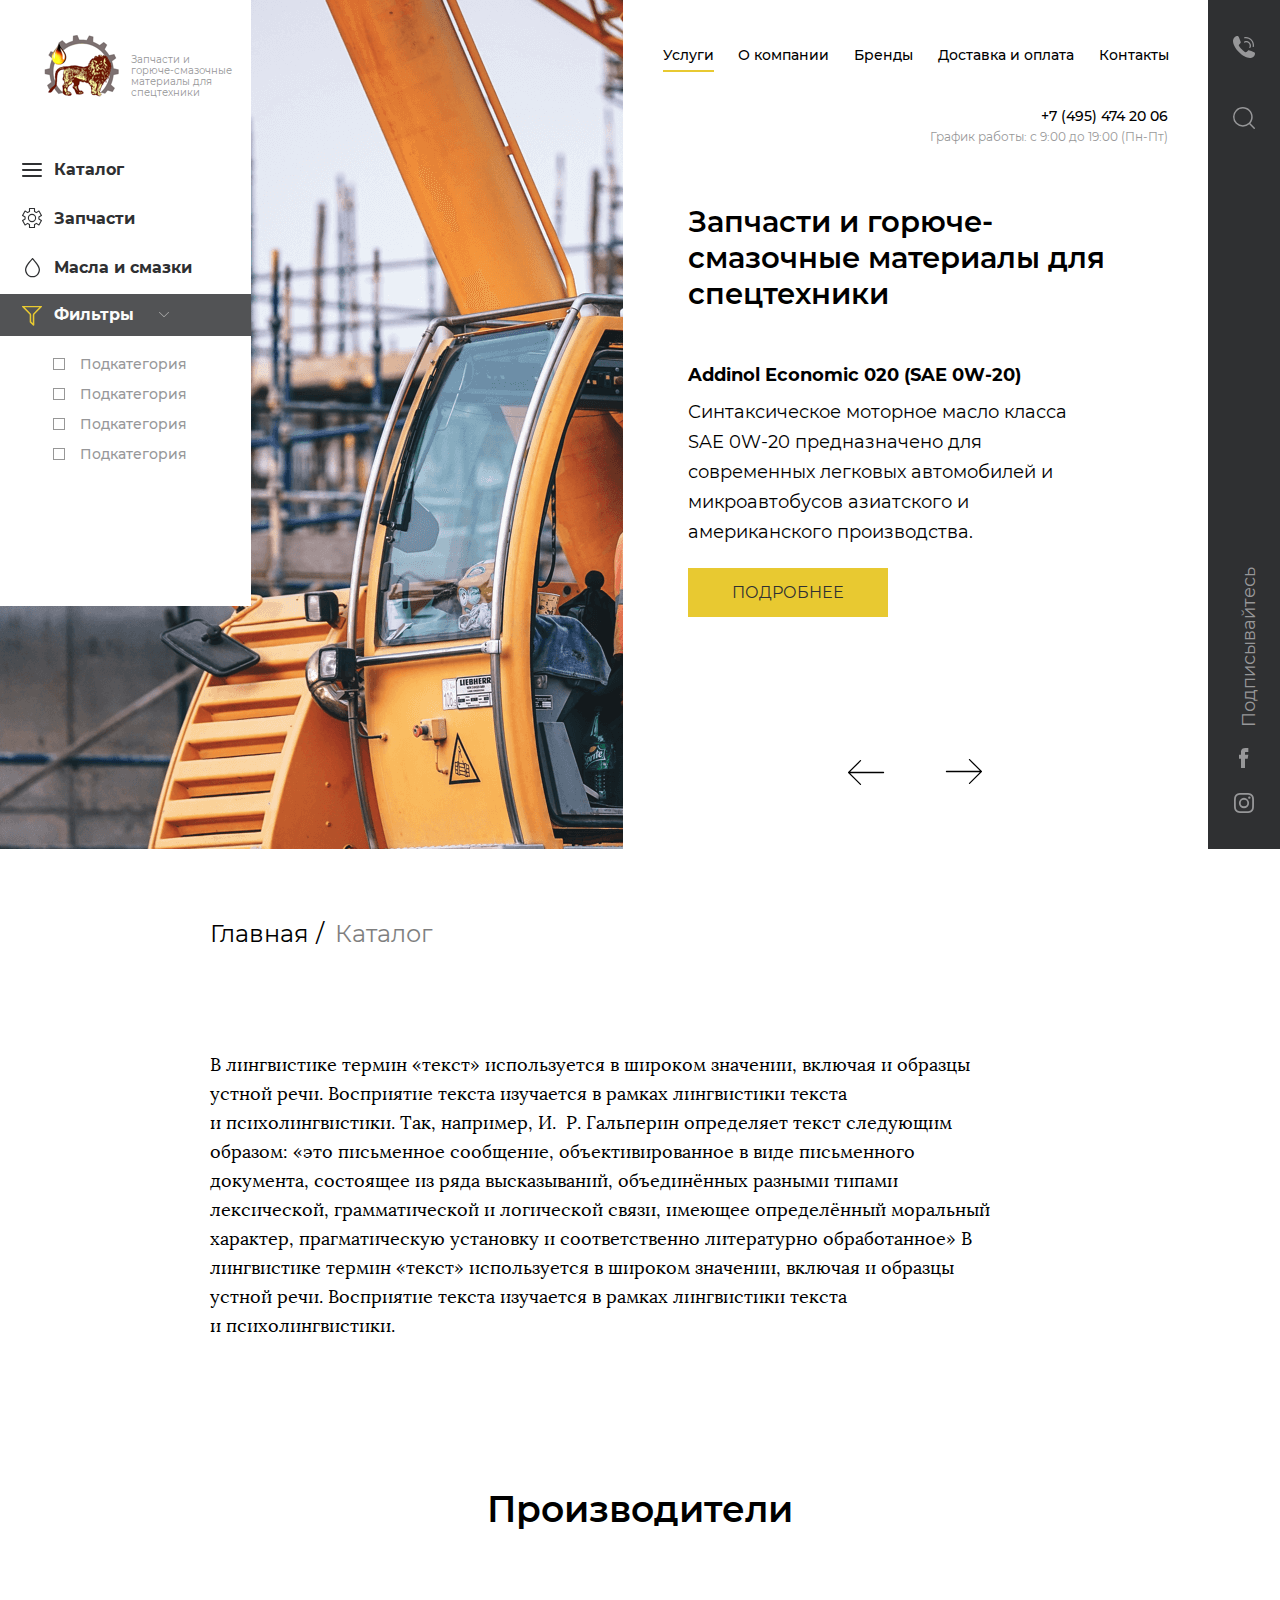
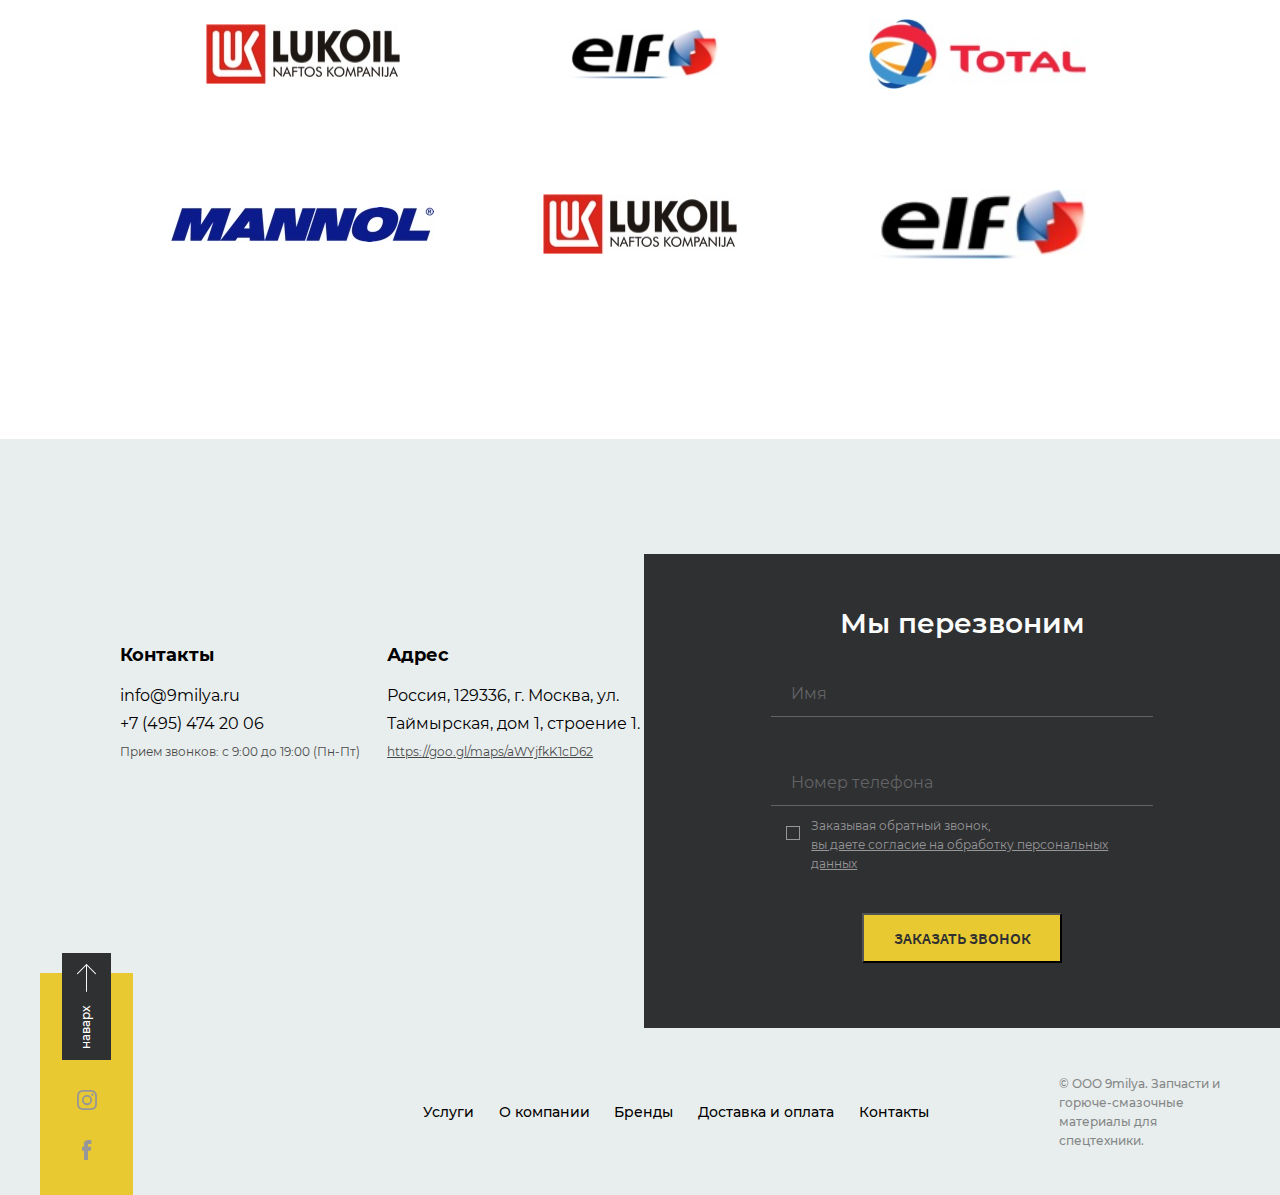
<file: index.html>
<!DOCTYPE html>
<html lang="ru">
<head>
  <meta charset="UTF-8">
  <meta name="viewport" content="width=device-width, initial-scale=1.0">
  <meta http-equiv="X-UA-Compatible" content="ie=edge">
  <title>Главная</title>
  <link rel="stylesheet" href="css/style.css">
</head>
<body id="main">
<main>  
  <section class="mobile">
    <h2 class="visually-hidden">Шапка</h2>
    <section class="main__mobile">
      <div class="wrapper">
        <h2>Запчасти и<br> горюче-смазочные материалы для спецтехники</h2>
        <ul>
          <li>
            <a href="#" aria-label="телефон"></a>
          </li>
          <li>
            <a href="#" aria-label="поиск"></a>
          </li>
        </ul>
        <button class="toggle" type="button"></button>
      </div>
      <span>+7 (495) 474 20 06</span>
      <p>График работы: с 9:00 до 19:00 (Пн-Пт)</p>
      <nav class="nav__mobile nav__mobile--close">
        <ul>
          <li>
            <a href="#">Услуги</a>
          </li>
          <li>
            <a href="#">О компании</a>
          </li>
          <li>
            <a href="#">Бренды</a>
          </li>
          <li>
            <a href="#">Доставка и оплата</a>
          </li>
          <li>
            <a href="#">Контакты</a>
          </li>
        </ul> 
      </nav>
      </section>
      <section class="menu-mobile__list">
      <ul>
        <li>
          <a href="catalog.html">Каталог</a>
        </li>
        <li>
          <a href="tools.html">Запчасти</a>
        </li>
        <li>
          <a href="oil.html">Масла и смазки</a>
        </li>
      </ul>
      <fieldset class="menu-mobile__filter">
        <h3>Фильтры</h3>
        <p>
          <input type="checkbox" name="category" id="categ1">
          <label for="categ1">Подкатегория</label>
        </p>
        <p>
          <input type="checkbox" name="category" id="categ2">
          <label for="categ2">Подкатегория</label>
        </p>
        <p>
          <input type="checkbox" name="category" id="categ3">
          <label for="categ3">Подкатегория</label>
        </p>
        <p>
          <input type="checkbox" name="category" id="categ4">
          <label for="categ4">Подкатегория</label>
        </p>
      </fieldset>
    </section>
  </section>
  <section class="main">
    <section class="menu">
      <div class="menu__logo">
        <img src="img/logo.png" width="83" height="64" alt="Логотип" >
        <P>Запчасти и<br> горюче-смазочные материалы для спецтехники</P>
      </div>
      <ul class="menu__list">
        <li class="menu__item menu__item-catalog">
          <a href="catalog.html">Каталог</a>
        </li>
        <li class="menu__item menu__item-parts">
          <a href="tools.html">Запчасти</a>
        </li>
        <li class="menu__item menu__item-oil">
          <a href="oil.html">Масла и смазки</a>
        </li>
      </ul>
      <fieldset class="menu__filter">
        <h3>Фильтры</h3>
        <p>
          <input type="checkbox" name="category" id="category1">
          <label for="category1">Подкатегория</label>
        </p>
        <p>
          <input type="checkbox" name="category" id="category2">
          <label for="category2">Подкатегория</label>
        </p>
        <p>
          <input type="checkbox" name="category" id="category3">
          <label for="category3">Подкатегория</label>
        </p>
        <p>
          <input type="checkbox" name="category" id="category4">
          <label for="category4">Подкатегория</label>
        </p>
      </fieldset>
    </section>
    <section class="promo">
      <h2 class="visually-hidden">Промо</h2>
      <nav class="nav">
        <ul class="nav__list">
          <li class="nav__item active">
            <a href="#">Услуги</a>
          </li>
          <li class="nav__item">
            <a href="#">О компании</a>
          </li>
          <li class="nav__item">
            <a href="#">Бренды</a>
          </li>
          <li class="nav__item">
            <a href="#">Доставка и оплата</a>
          </li>
          <li class="nav__item">
            <a href="#">Контакты</a>
          </li>
        </ul> 
      </nav>
      <span class="promo__phone">+7 (495) 474 20 06</span>
      <p class="promo__work-time">График работы: с 9:00 до 19:00 (Пн-Пт)</p>
      <h2>Запчасти и горюче-смазочные материалы для спецтехники</h2>
      <h3>Addinol Economic 020 (SAE 0W-20)</h3>
      <p class="promo__text">Синтаксическое моторное масло класса SAE 0W-20 предназначено для современных легковых автомобилей и микроавтобусов азиатского и американского производства.</p>
      <a class="promo__btn" href="#">Подробнее</a>
      <button class="promo__btn--left">влево</button>
      <button class="promo__btn--right">вправо</button>
    </section>
    <section class="social">
      <h2 class="visually-hidden">сщциальные сети</h2>
      <ul class="social__list">
        <li class="social__item">
          <a class="social__link--phone" href="#" aria-label="телефон"></a>
        </li>
        <li class="social__item">
          <a class="social__link--search" href="#" aria-label="поиск"></a>
        </li>
        <li class="social__item social__item--text">
          <a href="#">Подписывайтесь</a>
        </li>
        <li class="social__item">
          <a class="social__link--fb" href="#" aria-label="файсбук"></a>
        </li>
        <li class="social__item">
          <a class="social__link--inst" href="#" aria-label="инстаграм"></a>
        </li>
      </ul>
    </section>
  </section>
  <section class="breadcrumbs">
    <h3 class="visually-hidden">навигация</h3>
    <ul>
      <li class="active">Главная</li>
      <li><a href="catalog.html">Каталог</a></li>
    </ul>
  </section>
  <section class="about">
    <h3 class="visually-hidden">описание</h3>
    <div class="about__container">
      <p>В лингвистике термин «текст» используется в широком значении, включая и образцы устной речи. Восприятие текста изучается в рамках лингвистики текста и психолингвистики. Так, например, И.  Р. Гальперин определяет текст следующим образом: «это письменное сообщение, объективированное в виде письменного документа, состоящее из ряда высказываний, объединённых разными типами лексической, грамматической и логической связи, имеющее определённый моральный характер, прагматическую установку и соответственно литературно обработанное» В лингвистике термин «текст» используется в широком значении, включая и образцы устной речи. Восприятие текста изучается в рамках лингвистики текста и психолингвистики.</p>
    </div>
  </section>
  <section class="manufacturers">
    <div class="manufacturers__container">
      <h2>Производители</h2>
      <ul>
        <li><img src="img/lukoil.jpg" width="194" height="60" alt="производитель1"></li>
        <li><img src="img/elf.jpg" width="155" height="50" alt="производитель2"></li>
        <li><img src="img/total.jpg" width="217" height="70" alt="производитель3"></li>
      </ul>
      <ul>
        <li><img src="img/mannol.jpg" width="263" height="35" alt="производитель4"></li>
        <li><img src="img/lukoil.jpg" width="194" height="60" alt="производитель5"></li>
        <li><img src="img/elf.jpg" width="217" height="70" alt="производитель6"></li>
      </ul>
    </div>
  </section>
</main>  
<footer class="footer">
  <section class="contact-us-1">
    <div class="contacts">
      <h3>Контакты</h3>
      <span>info@9milya.ru</span>
      <span>+7 (495) 474 20 06</span>
      <span>Прием звонков: с 9:00 до 19:00 (Пн-Пт)</span>
    </div>
    <div class="address">
      <h3>Адрес</h3>
      <span>Россия, 129336, г. Москва, ул. Таймырская, дом 1, строение 1.</span>
      <a href="#">https://goo.gl/maps/aWYjfkK1cD62</a>
    </div>
    <form class=footer__form action="#">
      <h2>Мы перезвоним</h2>
      <input type="text" name="name" placeholder="Имя">
      <input type="text" name="phone" placeholder="Номер телефона">
      <input type="checkbox" name="approv" id="approv">
      <label for="approv">Заказывая обратный звонок, <a href="#">вы даете согласие на обработку персональных данных</a></label>
      <button class="footer__form-btn" type="submit">Заказать звонок</button>
    </form> 
  </section>
  <section class="contact-us-2">
    <h3 class="visually-hidden">контакты</h3>
    <ul class="social-footer">
      <li><a href="#main">наварх</a></li>          
      <li><a href="#">инстаграм</a></li>
      <li><a href="#">файсбук</a></li>
    </ul>
    <nav class="nav-footer">
      <ul>
        <li><a href="#">Услуги</a></li>
        <li><a href="#">О компании</a></li>
        <li><a href="#">Бренды</a></li>
        <li><a href="#">Доставка и оплата</a></li>
        <li><a href="#">Контакты</a></li>
      </ul> 
    </nav>
    <div class="copyright">
      <p>© ООО 9milya. Запчасти и горюче-смазочные материалы для спецтехники.</p>
    </div>
  </section>
</footer>
<script src="js/jquery.min.js"></script>
<script src="js/main.js"></script>
</body>
</html>
</file>
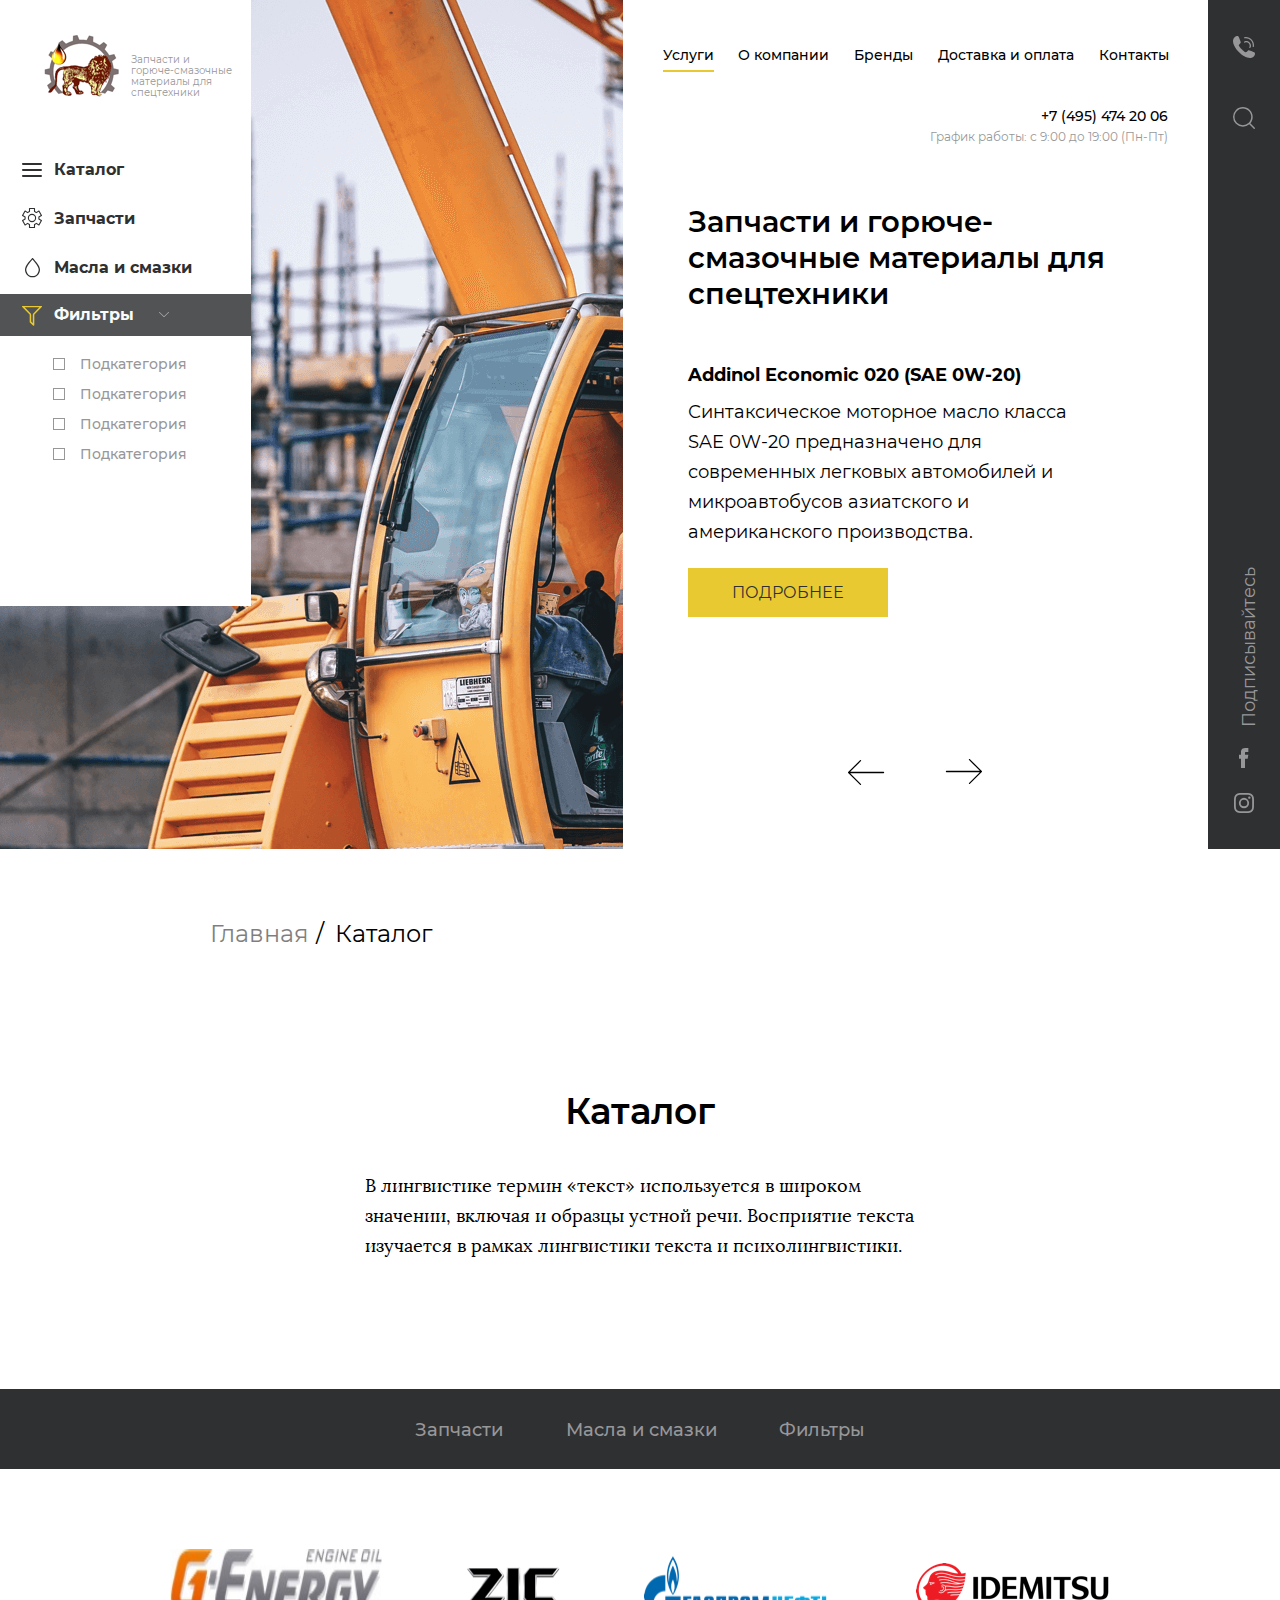
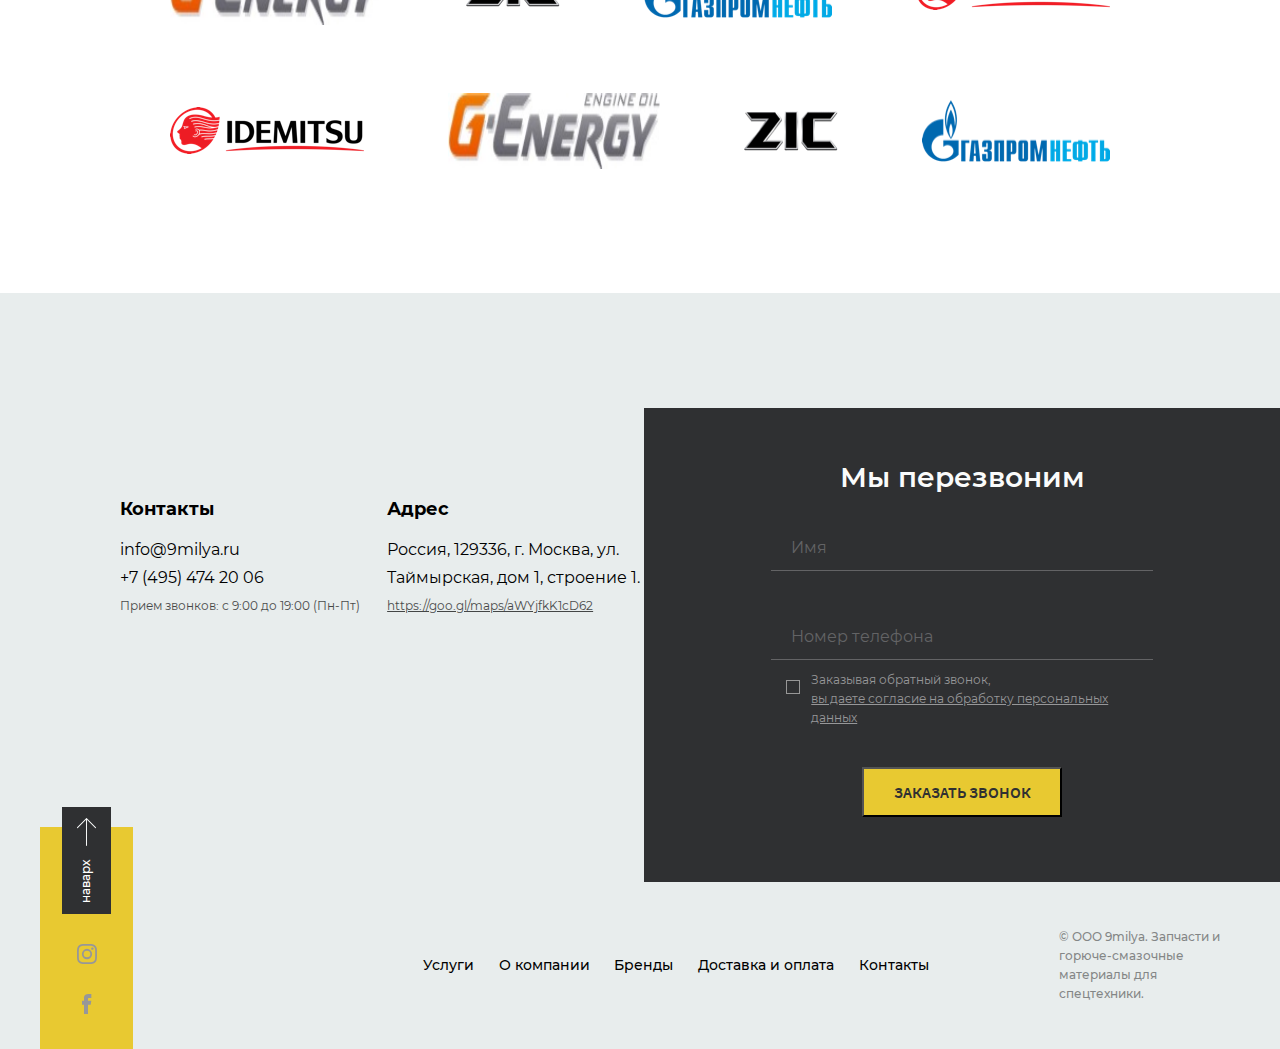
<file: catalog.html>
<!DOCTYPE html>
<html lang="ru">
<head>
  <meta charset="UTF-8">
  <meta name="viewport" content="width=device-width, initial-scale=1.0">
  <meta http-equiv="X-UA-Compatible" content="ie=edge">
  <title>Каталог</title>
  <link rel="stylesheet" href="css/style.css">
</head>
<body id="main">
<main>  
  <section class="mobile">
    <h2 class="visually-hidden">Шапка</h2>
    <section class="main__mobile">
      <div class="wrapper">
        <h2>Запчасти и<br> горюче-смазочные материалы для спецтехники</h2>
        <ul>
          <li>
            <a href="#" aria-label="телефон"></a>
          </li>
          <li>
            <a href="#" aria-label="поиск"></a>
          </li>
        </ul>
        <button class="toggle" type="button"></button>
      </div>
      <span>+7 (495) 474 20 06</span>
      <p>График работы: с 9:00 до 19:00 (Пн-Пт)</p>
      <nav class="nav__mobile nav__mobile--close">
        <ul>
          <li>
            <a href="#">Услуги</a>
          </li>
          <li>
            <a href="#">О компании</a>
          </li>
          <li>
            <a href="#">Бренды</a>
          </li>
          <li>
            <a href="#">Доставка и оплата</a>
          </li>
          <li>
            <a href="#">Контакты</a>
          </li>
        </ul> 
      </nav>
      </section>
      <section class="menu-mobile__list">
      <ul>
        <li>
          <a href="catalog.html">Каталог</a>
        </li>
        <li>
          <a href="tools.html">Запчасти</a>
        </li>
        <li>
          <a href="oil.html">Масла и смазки</a>
        </li>
      </ul>
      <fieldset class="menu-mobile__filter">
        <h3>Фильтры</h3>
        <p>
          <input type="checkbox" name="category" id="categ1">
          <label for="categ1">Подкатегория</label>
        </p>
        <p>
          <input type="checkbox" name="category" id="categ2">
          <label for="categ2">Подкатегория</label>
        </p>
        <p>
          <input type="checkbox" name="category" id="categ3">
          <label for="categ3">Подкатегория</label>
        </p>
        <p>
          <input type="checkbox" name="category" id="categ4">
          <label for="categ4">Подкатегория</label>
        </p>
      </fieldset>
    </section>
  </section>
  <section class="main">
    <section class="menu">
      <div class="menu__logo">
        <img src="img/logo.png" width="83" height="64" alt="Логотип" >
        <P>Запчасти и<br> горюче-смазочные материалы для спецтехники</P>
      </div>
      <ul class="menu__list">
        <li class="menu__item menu__item-catalog">
          <a href="catalog.html">Каталог</a>
        </li>
        <li class="menu__item menu__item-parts">
          <a href="tools.html">Запчасти</a>
        </li>
        <li class="menu__item menu__item-oil">
          <a href="oil.html">Масла и смазки</a>
        </li>
      </ul>
      <fieldset class="menu__filter">
        <h3>Фильтры</h3>
        <p>
          <input type="checkbox" name="category" id="category1">
          <label for="category1">Подкатегория</label>
        </p>
        <p>
          <input type="checkbox" name="category" id="category2">
          <label for="category2">Подкатегория</label>
        </p>
        <p>
          <input type="checkbox" name="category" id="category3">
          <label for="category3">Подкатегория</label>
        </p>
        <p>
          <input type="checkbox" name="category" id="category4">
          <label for="category4">Подкатегория</label>
        </p>
      </fieldset>
    </section>
    <section class="promo">
      <h2 class="visually-hidden">Промо</h2>
      <nav class="nav">
        <ul class="nav__list">
          <li class="nav__item active">
            <a href="#">Услуги</a>
          </li>
          <li class="nav__item">
            <a href="#">О компании</a>
          </li>
          <li class="nav__item">
            <a href="#">Бренды</a>
          </li>
          <li class="nav__item">
            <a href="#">Доставка и оплата</a>
          </li>
          <li class="nav__item">
            <a href="#">Контакты</a>
          </li>
        </ul> 
      </nav>
      <span class="promo__phone">+7 (495) 474 20 06</span>
      <p class="promo__work-time">График работы: с 9:00 до 19:00 (Пн-Пт)</p>
      <h2>Запчасти и горюче-смазочные материалы для спецтехники</h2>
      <h3>Addinol Economic 020 (SAE 0W-20)</h3>
      <p class="promo__text">Синтаксическое моторное масло класса SAE 0W-20 предназначено для современных легковых автомобилей и микроавтобусов азиатского и американского производства.</p>
      <a class="promo__btn" href="#">Подробнее</a>
      <button class="promo__btn--left">влево</button>
      <button class="promo__btn--right">вправо</button>
    </section>
    <section class="social">
      <h2 class="visually-hidden">сщциальные сети</h2>
      <ul class="social__list">
        <li class="social__item">
          <a class="social__link--phone" href="#" aria-label="телефон"></a>
        </li>
        <li class="social__item">
          <a class="social__link--search" href="#" aria-label="поиск"></a>
        </li>
        <li class="social__item social__item--text">
          <a href="#">Подписывайтесь</a>
        </li>
        <li class="social__item">
          <a class="social__link--fb" href="#" aria-label="файсбук"></a>
        </li>
        <li class="social__item">
          <a class="social__link--inst" href="#" aria-label="инстаграм"></a>
        </li>
      </ul>
    </section>
  </section>
  <section class="breadcrumbs">
    <h3 class="visually-hidden">навигация</h3>  
    <ul>
      <li><a href="index.html">Главная</a></li>
      <li class="active">Каталог</li>
    </ul>
  </section>
  <section class="catalog">
    <div class="catalog__container">
      <H2>Каталог</H2>
      <p>В лингвистике термин «текст» используется в широком значении, включая и образцы устной речи. Восприятие текста изучается в рамках лингвистики текста и психолингвистики.</p>
    </div>
  </section>
  <section class="catalog__nav">
    <h3 class="visually-hidden">навигация</h3>
    <ul>
      <li><a href="tools.html">Запчасти</a></li>
      <li><a href="oil.html">Масла и смазки</a></li>
      <li><a href="#">Фильтры</a></li>
    </ul>
  </section>
  <section class="catalog-brends">
    <h3 class="visually-hidden">бренды</h3>
    <div class="catalog-brends__container">
      <ul>
        <li><img src="img/G-Energy.jpg" width="212" height="76" alt=",бренд"></li>
        <li><img src="img/zic.png" width="94" height="40" alt="бренд"></li>
        <li><img src="img/gazprom.png" width="188" height="62" alt="бренд"></li>
        <li><img src="img/Idemitsu.png" width="194" height="47" alt="бренд"></li>
      </ul>
      <ul>
        <li><img src="img/Idemitsu.png" width="194" height="47" alt="бренд"></li>
        <li><img src="img/G-Energy.jpg" width="212" height="76" alt=",бренд1"></li>
        <li><img src="img/zic.png" width="94" height="40" alt="бренд"></li>
        <li><img src="img/gazprom.png" width="188" height="62" alt="бренд"></li>
      </ul>
    </div>
  </section>
</main>
<footer class="footer">
  <section class="contact-us-1">
    <div class="contacts">
      <h3>Контакты</h3>
      <span>info@9milya.ru</span>
      <span>+7 (495) 474 20 06</span>
      <span>Прием звонков: с 9:00 до 19:00 (Пн-Пт)</span>
    </div>
    <div class="address">
      <h3>Адрес</h3>
      <span>Россия, 129336, г. Москва, ул. Таймырская, дом 1, строение 1.</span>
      <a href="#">https://goo.gl/maps/aWYjfkK1cD62</a>
    </div>
    <form class="footer__form" action="#">
      <h2>Мы перезвоним</h2>
      <input type="text" name="name" placeholder="Имя">
      <input type="text" name="phone" placeholder="Номер телефона">
      <input type="checkbox" name="approv" id="approv">
      <label for="approv">Заказывая обратный звонок, <a href="#">вы даете согласие на обработку персональных данных</a></label>
      <button class="footer__form-btn" type="submit">Заказать звонок</button>
    </form> 
  </section>
  <section class="contact-us-2">
    <h3 class="visually-hidden">контакты</h3>
    <ul class="social-footer">
      <li><a href="#main">наварх</a></li>          
      <li><a href="#">инстаграм</a></li>
      <li><a href="#">файсбук</a></li>
    </ul>
    <nav class="nav-footer">
      <ul>
        <li><a href="#">Услуги</a></li>
        <li><a href="#">О компании</a></li>
        <li><a href="#">Бренды</a></li>
        <li><a href="#">Доставка и оплата</a></li>
        <li><a href="#">Контакты</a></li>
      </ul> 
    </nav>
    <div class="copyright">
      <p>© ООО 9milya. Запчасти и горюче-смазочные материалы для спецтехники.</p>
    </div>
  </section>
</footer>
<script src="js/jquery.min.js"></script>
<script src="js/main.js"></script>  
</body>
</html>
</file>
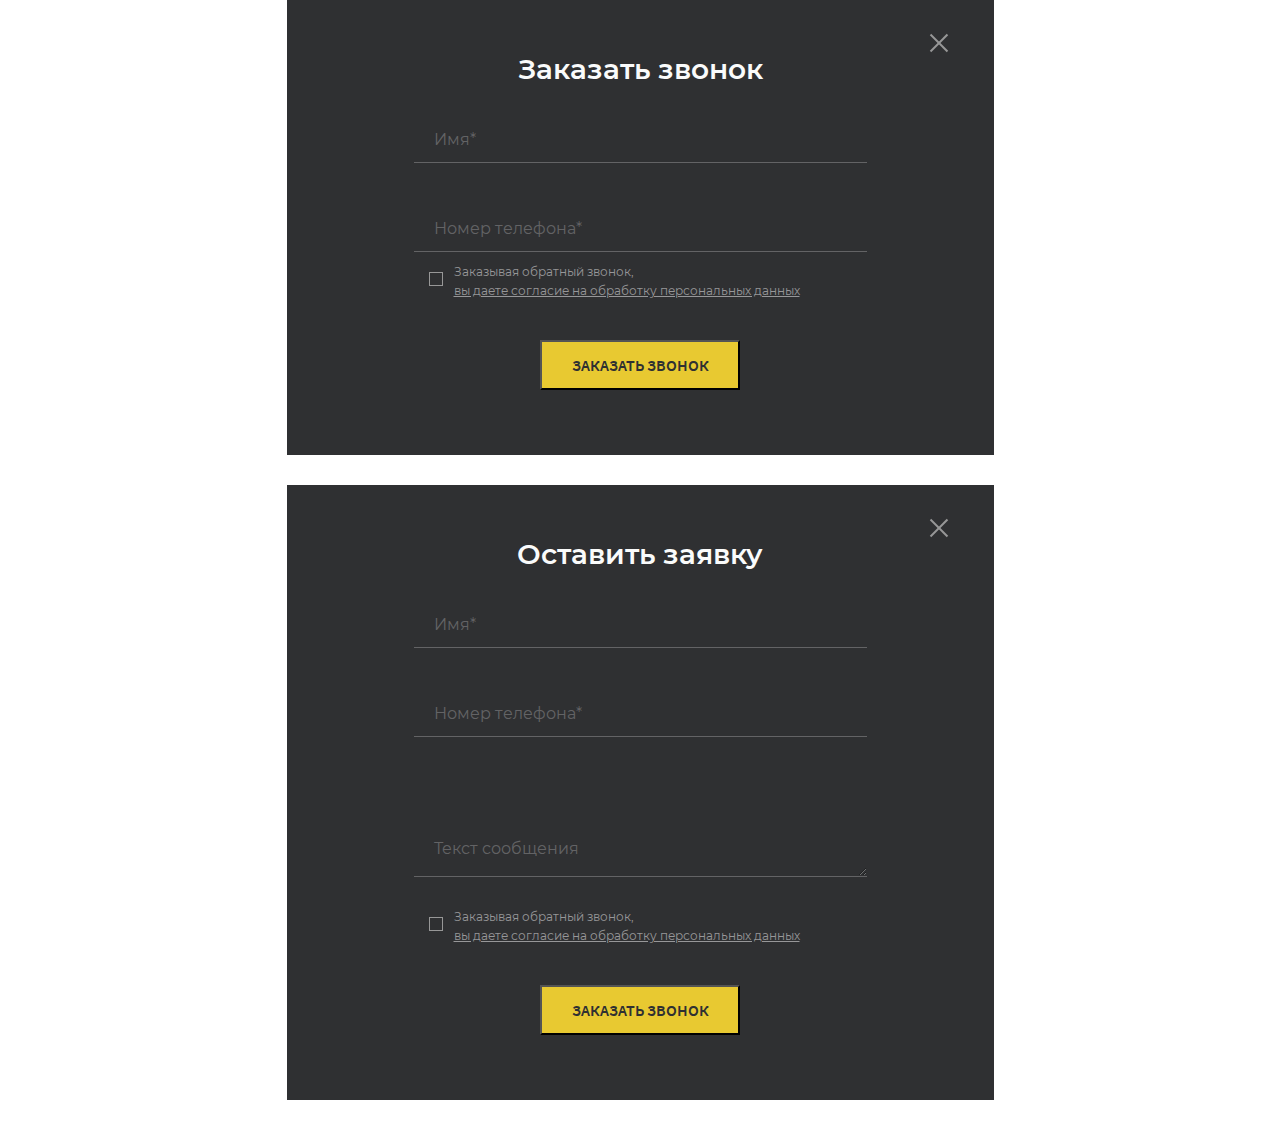
<file: forms.html>
<!DOCTYPE html>
<html lang="en">
<head>
  <meta charset="UTF-8">
  <meta name="viewport" content="width=device-width, initial-scale=1.0">
  <meta http-equiv="X-UA-Compatible" content="ie=edge">
  <title>Модальные окна</title>
  <link rel="stylesheet" href="css/style.css">
</head>
<body>
  <section class="modal1">
    <form action="#">
      <span class="close"></span>
      <h2>Заказать звонок</h2>
      <input type="text" name="name" placeholder="Имя*">
      <input type="text" name="phone" placeholder="Номер телефона*">
      <input type="checkbox" name="approv" id="approv1">
      <label for="approv1">Заказывая обратный звонок, <a href="#">вы даете согласие на обработку персональных данных</a></label>
      <button type="submit">Заказать звонок</button>
    </form> 
  </section>
  
  <section class="modal2">
    <form action="#">
      <span class="close"></span>
      <h2>Оставить заявку</h2>
      <input type="text" name="name" placeholder="Имя*">
      <input type="text" name="phone" placeholder="Номер телефона*">
      <input type="checkbox" name="approv" id="approv2">
      <textarea name="text" rows="4" placeholder="Текст сообщения"></textarea>
      <label for="approv2">Заказывая обратный звонок, <a href="#">вы даете согласие на обработку персональных данных</a></label>
      <button type="submit">Заказать звонок</button>
    </form> 
  </section>
</body>
</html>
</file>
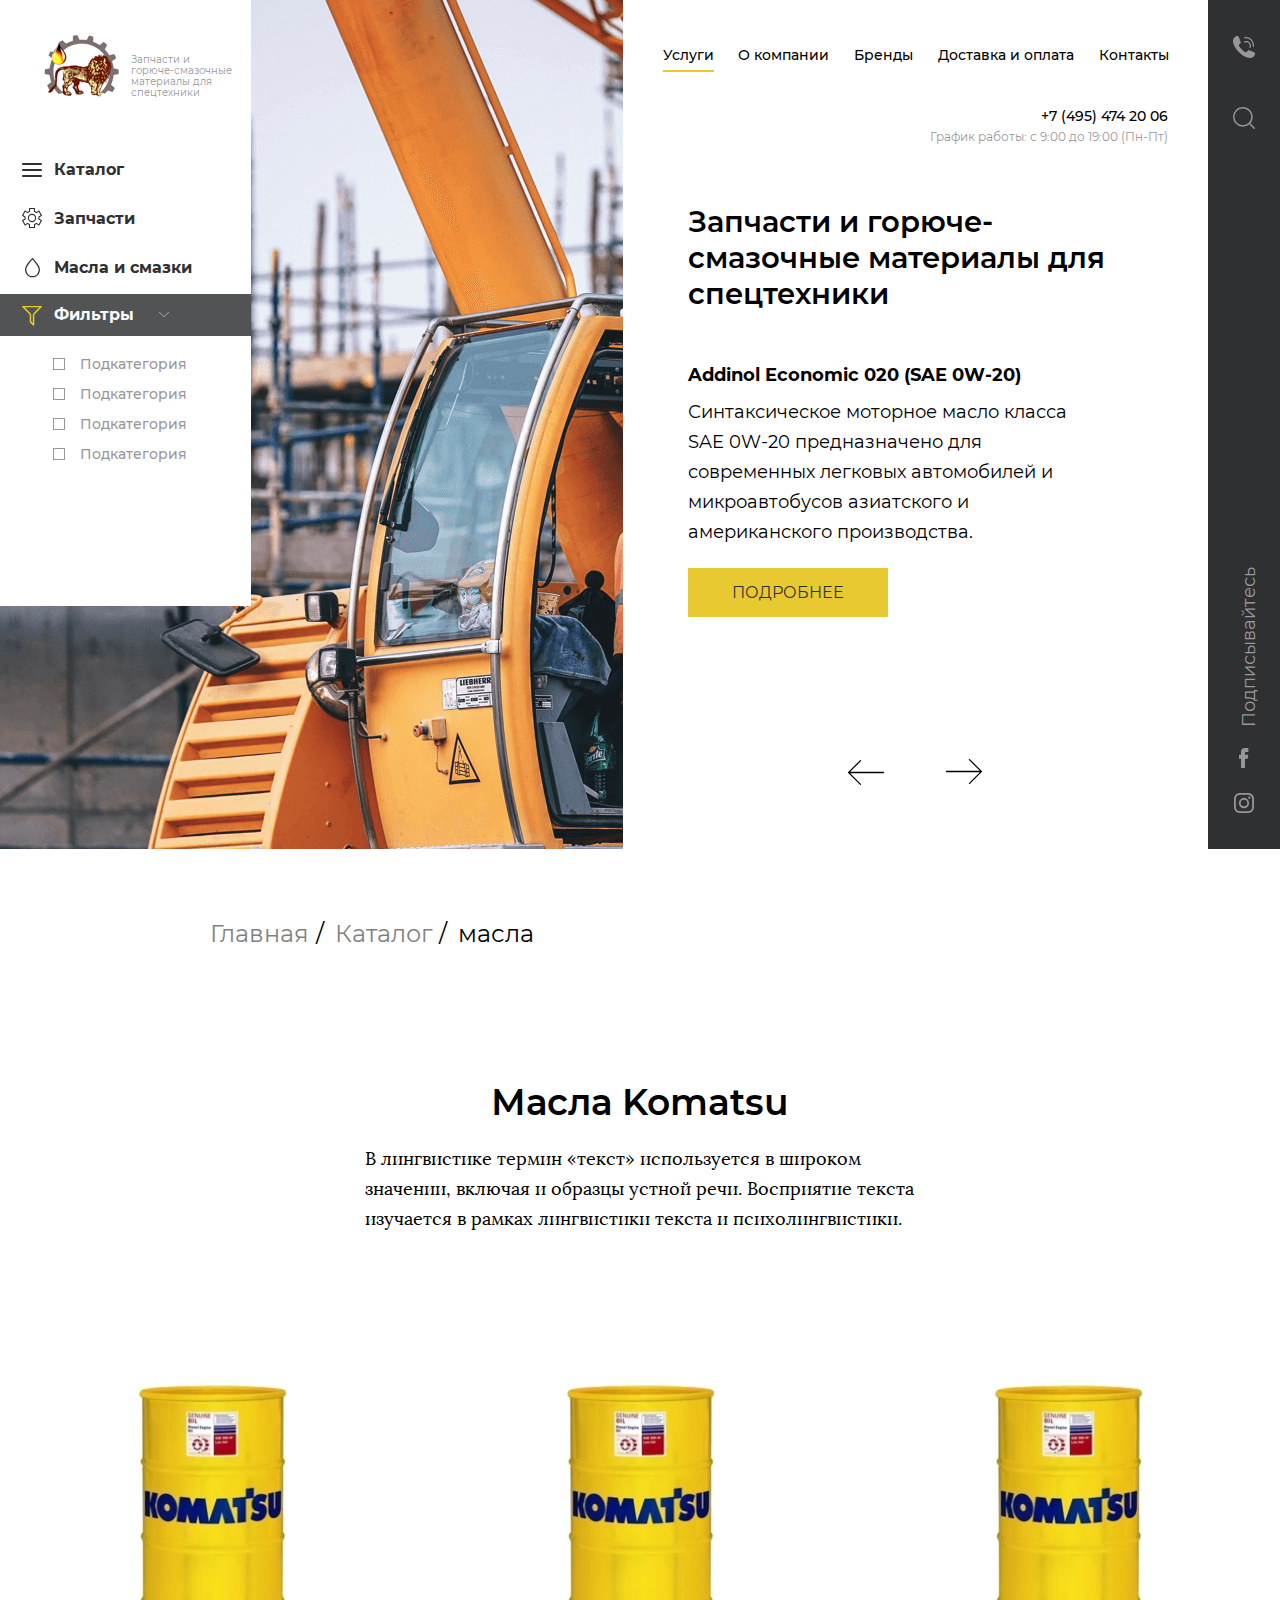
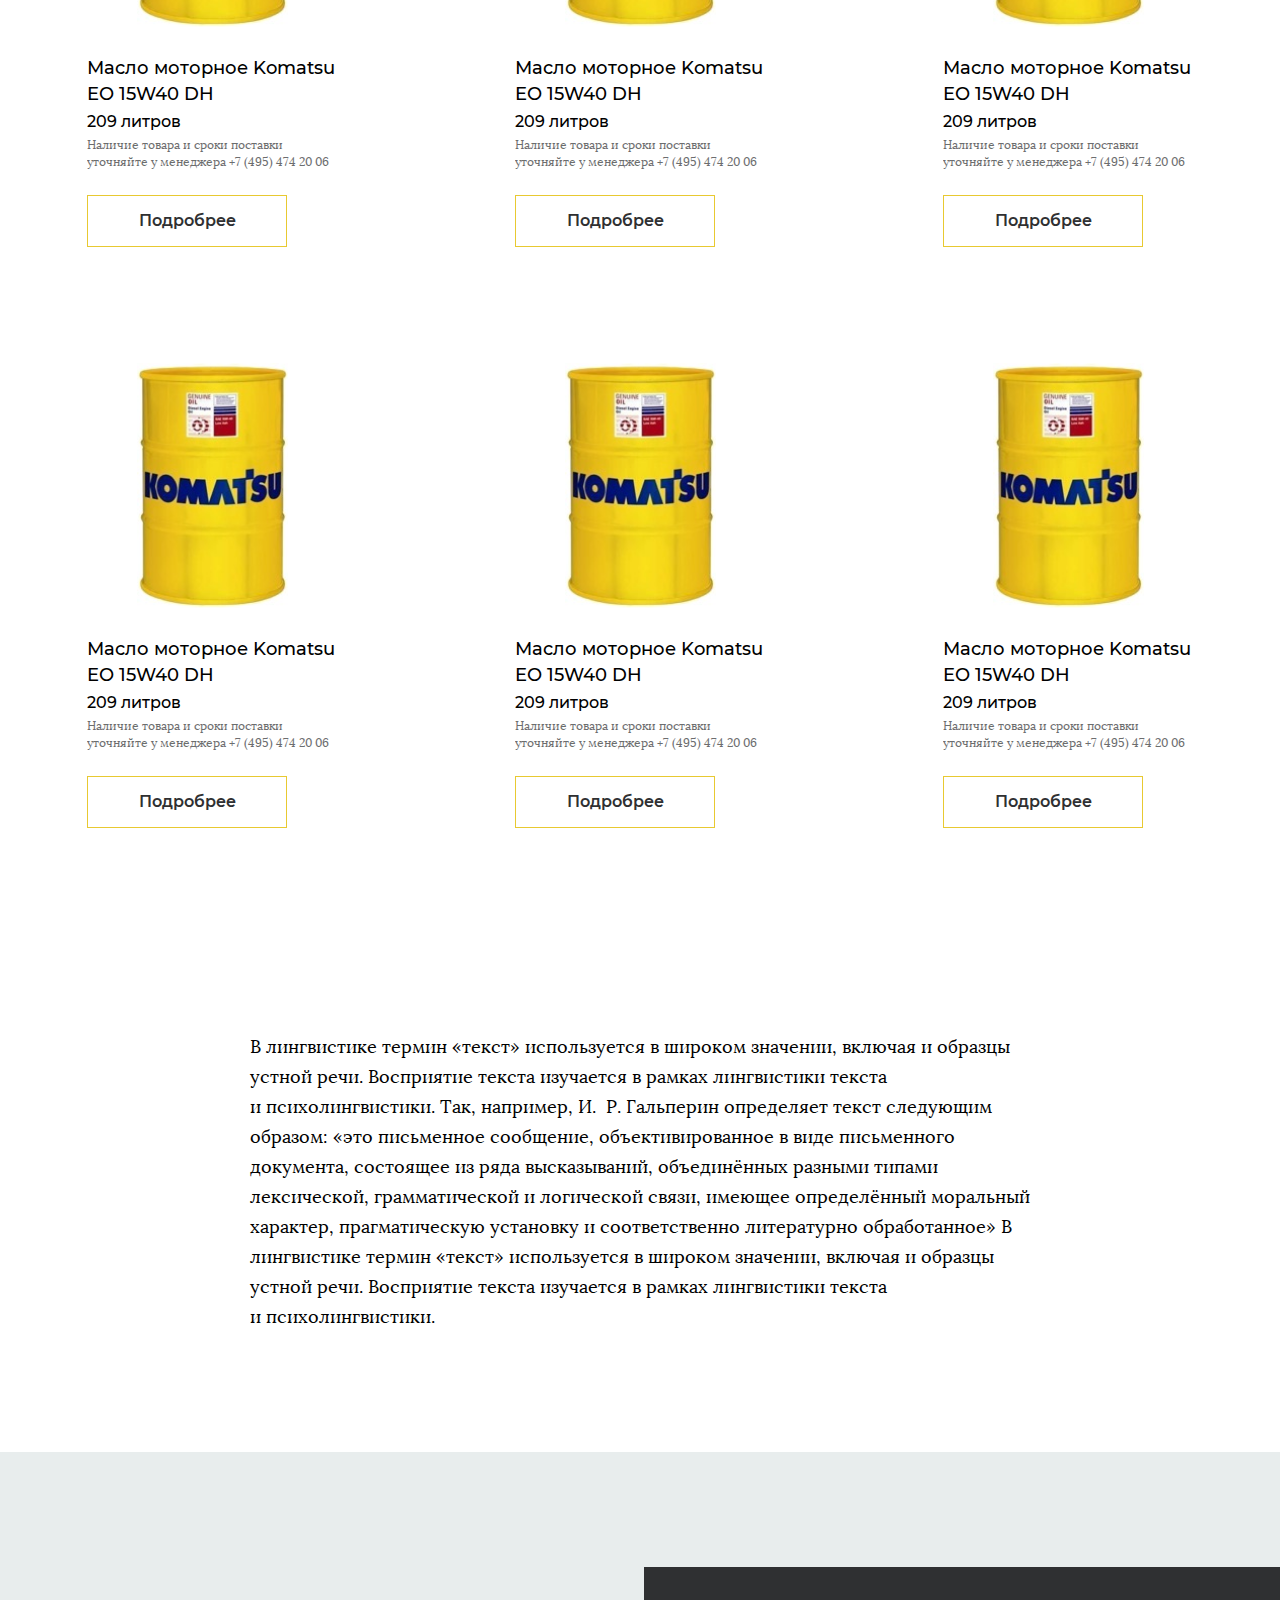
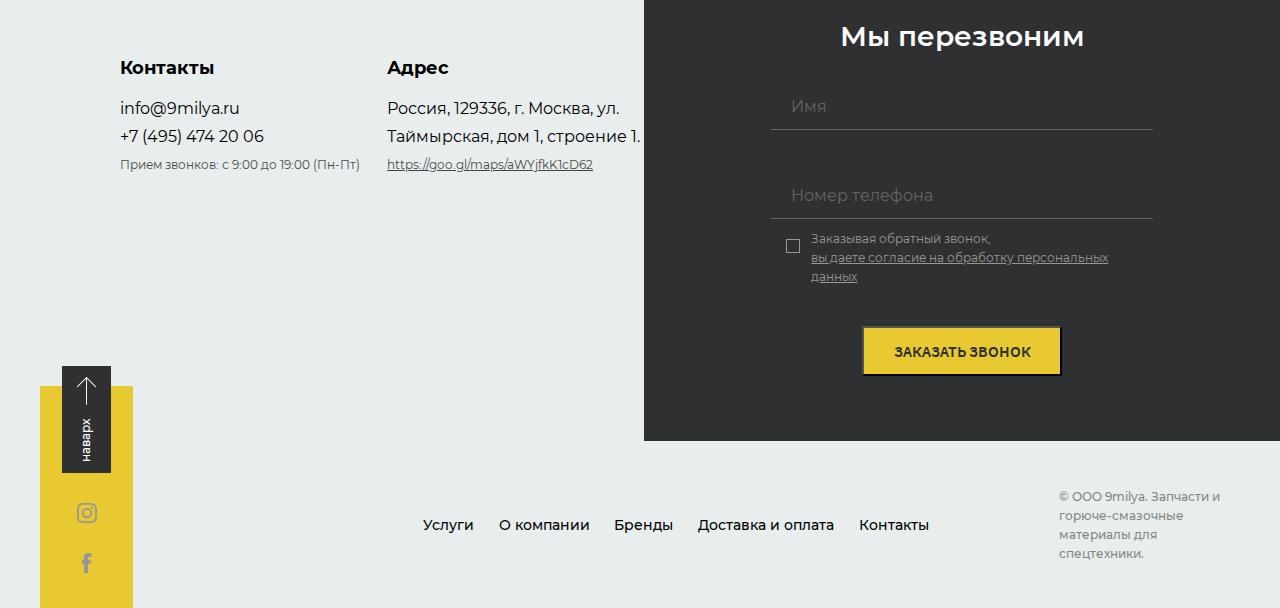
<file: oil.html>
<!DOCTYPE html>
<html lang="ru">
<head>
  <meta charset="UTF-8">
  <meta name="viewport" content="width=device-width, initial-scale=1.0">
  <meta http-equiv="X-UA-Compatible" content="ie=edge">
  <title>Масла</title>
  <link rel="stylesheet" href="css/slick.css">
  <link rel="stylesheet" href="css/style.css">
</head>
<body id="main">
<main>
  <section class="mobile">
    <h2 class="visually-hidden">Шапка</h2>
    <section class="main__mobile">
      <div class="wrapper">
        <h2>Запчасти и<br> горюче-смазочные материалы для спецтехники</h2>
        <ul>
          <li>
            <a href="#" aria-label="телефон"></a>
          </li>
          <li>
            <a href="#" aria-label="поиск"></a>
          </li>
        </ul>
        <button class="toggle" type="button"></button>
      </div>
      <span>+7 (495) 474 20 06</span>
      <p>График работы: с 9:00 до 19:00 (Пн-Пт)</p>
      <nav class="nav__mobile nav__mobile--close">
        <ul>
          <li>
            <a href="#">Услуги</a>
          </li>
          <li>
            <a href="#">О компании</a>
          </li>
          <li>
            <a href="#">Бренды</a>
          </li>
          <li>
            <a href="#">Доставка и оплата</a>
          </li>
          <li>
            <a href="#">Контакты</a>
          </li>
        </ul> 
      </nav>
      </section>
      <section class="menu-mobile__list">
      <ul>
        <li>
          <a href="catalog.html">Каталог</a>
        </li>
        <li>
          <a href="tools.html">Запчасти</a>
        </li>
        <li>
          <a href="oil.html">Масла и смазки</a>
        </li>
      </ul>
      <fieldset class="menu-mobile__filter">
        <h3>Фильтры</h3>
        <p>
          <input type="checkbox" name="category" id="categ1">
          <label for="categ1">Подкатегория</label>
        </p>
        <p>
          <input type="checkbox" name="category" id="categ2">
          <label for="categ2">Подкатегория</label>
        </p>
        <p>
          <input type="checkbox" name="category" id="categ3">
          <label for="categ3">Подкатегория</label>
        </p>
        <p>
          <input type="checkbox" name="category" id="categ4">
          <label for="categ4">Подкатегория</label>
        </p>
      </fieldset>
    </section>
  </section>
  <section class="main">
    <section class="menu">
      <div class="menu__logo">
        <img src="img/logo.png" width="83" height="64" alt="Логотип" >
        <P>Запчасти и<br> горюче-смазочные материалы для спецтехники</P>
      </div>
      <ul class="menu__list">
        <li class="menu__item menu__item-catalog">
          <a href="catalog.html">Каталог</a>
        </li>
        <li class="menu__item menu__item-parts">
          <a href="tools.html">Запчасти</a>
        </li>
        <li class="menu__item menu__item-oil">
          <a href="oil.html">Масла и смазки</a>
        </li>
      </ul>
      <fieldset class="menu__filter">
        <h3>Фильтры</h3>
        <p>
          <input type="checkbox" name="category" id="category1">
          <label for="category1">Подкатегория</label>
        </p>
        <p>
          <input type="checkbox" name="category" id="category2">
          <label for="category2">Подкатегория</label>
        </p>
        <p>
          <input type="checkbox" name="category" id="category3">
          <label for="category3">Подкатегория</label>
        </p>
        <p>
          <input type="checkbox" name="category" id="category4">
          <label for="category4">Подкатегория</label>
        </p>
      </fieldset>
    </section>
    <section class="promo">
      <h2 class="visually-hidden">Промо</h2>
      <nav class="nav">
        <ul class="nav__list">
          <li class="nav__item active">
            <a href="#">Услуги</a>
          </li>
          <li class="nav__item">
            <a href="#">О компании</a>
          </li>
          <li class="nav__item">
            <a href="#">Бренды</a>
          </li>
          <li class="nav__item">
            <a href="#">Доставка и оплата</a>
          </li>
          <li class="nav__item">
            <a href="#">Контакты</a>
          </li>
        </ul> 
      </nav>
      <span class="promo__phone">+7 (495) 474 20 06</span>
      <p class="promo__work-time">График работы: с 9:00 до 19:00 (Пн-Пт)</p>
        <h2>Запчасти и горюче-смазочные материалы для спецтехники</h2>
        <h3>Addinol Economic 020 (SAE 0W-20)</h3>
        <p class="promo__text">Синтаксическое моторное масло класса SAE 0W-20 предназначено для современных легковых автомобилей и микроавтобусов азиатского и американского производства.</p>
        <a class="promo__btn" href="#">Подробнее</a>
      <button class="promo__btn--left">влево</button>
      <button class="promo__btn--right">вправо</button>
    </section>
    <section class="social">
      <h2 class="visually-hidden">социальные сети</h2>
      <ul class="social__list">
        <li class="social__item">
          <a class="social__link--phone" href="#" aria-label="телефон"></a>
        </li>
        <li class="social__item">
          <a class="social__link--search" href="#" aria-label="поиск"></a>
        </li>
        <li class="social__item social__item--text">
          <a href="#">Подписывайтесь</a>
        </li>
        <li class="social__item">
          <a class="social__link--fb" href="#" aria-label="файсбук"></a>
        </li>
        <li class="social__item">
          <a class="social__link--inst" href="#" aria-label="инстаграм"></a>
        </li>
      </ul>
    </section>
  </section>
  <section class="breadcrumbs">
    <h3 class="visually-hidden">навигация</h3>
    <ul>
      <li><a href="index.html">Главная</a></li>
      <li><a href="catalog.html">Каталог</a></li>
      <li class="active">масла</li>
    </ul>
  </section>
  <section class="oil">
    <div class="oil__container">
      <H2>Масла Komatsu</H2>
      <p>В лингвистике термин «текст» используется в широком значении, включая и образцы устной речи. Восприятие текста изучается в рамках лингвистики текста и психолингвистики.</p>
    </div>
    <div class="oil-cards__container">
      <ul class="slick">
        <li>
          <img src="img/bochka.jpg" width="151" height="245" alt="фильтр">
          <h4>Масло моторное Komatsu EO 15W40 DH</h4>
          <span>209 литров</span>
          <p>Наличие товара и сроки поставки уточняйте у менеджера +7 (495) 474 20 06</p>
          <a href="#">Подробрее</a>
        </li>  
        <li>
          <img src="img/bochka.jpg" width="151" height="245" alt="фильтр">
          <h4>Масло моторное Komatsu EO 15W40 DH</h4>
          <span>209 литров</span>
          <p>Наличие товара и сроки поставки уточняйте у менеджера +7 (495) 474 20 06</p>
          <a href="#">Подробрее</a>
        </li>  
        <li>
          <img src="img/bochka.jpg" width="151" height="245" alt="фильтр">
          <h4>Масло моторное Komatsu EO 15W40 DH</h4>
          <span>209 литров</span>
          <p>Наличие товара и сроки поставки уточняйте у менеджера +7 (495) 474 20 06</p>
          <a href="#">Подробрее</a>
        </li>  
        <li>
          <img src="img/bochka.jpg" width="151" height="245" alt="фильтр">
          <h4>Масло моторное Komatsu EO 15W40 DH</h4>
          <span>209 литров</span>
          <p>Наличие товара и сроки поставки уточняйте у менеджера +7 (495) 474 20 06</p>
          <a href="#">Подробрее</a>
        </li>  
        <li>
          <img src="img/bochka.jpg" width="151" height="245" alt="фильтр">
          <h4>Масло моторное Komatsu EO 15W40 DH</h4>
          <span>209 литров</span>
          <p>Наличие товара и сроки поставки уточняйте у менеджера +7 (495) 474 20 06</p>
          <a href="#">Подробрее</a>
        </li>  
        <li>
          <img src="img/bochka.jpg" width="151" height="245" alt="фильтр">
          <h4>Масло моторное Komatsu EO 15W40 DH</h4>
          <span>209 литров</span>
          <p>Наличие товара и сроки поставки уточняйте у менеджера +7 (495) 474 20 06</p>
          <a href="#">Подробрее</a>
        </li>  
      </ul>
      <p>В лингвистике термин «текст» используется в широком значении, включая и образцы устной речи. Восприятие текста изучается в рамках лингвистики текста и психолингвистики. Так, например, И.  Р. Гальперин определяет текст следующим образом: «это письменное сообщение, объективированное в виде письменного документа, состоящее из ряда высказываний, объединённых разными типами лексической, грамматической и логической связи, имеющее определённый моральный характер, прагматическую установку и соответственно литературно обработанное» В лингвистике термин «текст» используется в широком значении, включая и образцы устной речи. Восприятие текста изучается в рамках лингвистики текста и психолингвистики. </p>
    </div>
  </section>
</main>
<footer class="footer">
  <section class="contact-us-1">
    <div class="contacts">
      <h3>Контакты</h3>
      <span>info@9milya.ru</span>
      <span>+7 (495) 474 20 06</span>
      <span>Прием звонков: с 9:00 до 19:00 (Пн-Пт)</span>
    </div>
    <div class="address">
      <h3>Адрес</h3>
      <span>Россия, 129336, г. Москва, ул. Таймырская, дом 1, строение 1.</span>
      <a href="#">https://goo.gl/maps/aWYjfkK1cD62</a>
    </div>
    <form class="footer__form" action="#">
      <h2>Мы перезвоним</h2>
      <input type="text" name="name" placeholder="Имя">
      <input type="text" name="phone" placeholder="Номер телефона">
      <input type="checkbox" name="approv" id="approv">
      <label for="approv">Заказывая обратный звонок, <a href="#">вы даете согласие на обработку персональных данных</a></label>
      <button class="footer__form-btn" type="submit">Заказать звонок</button>
    </form> 
  </section>
  <section class="contact-us-2">
    <h3 class="visually-hidden">контакты</h3>
    <ul class="social-footer">
      <li><a href="#main">наварх</a></li>          
      <li><a href="#">инстаграм</a></li>
      <li><a href="#">файсбук</a></li>
    </ul>
    <nav class="nav-footer">
      <ul>
        <li><a href="#">Услуги</a></li>
        <li><a href="#">О компании</a></li>
        <li><a href="#">Бренды</a></li>
        <li><a href="#">Доставка и оплата</a></li>
        <li><a href="#">Контакты</a></li>
      </ul> 
    </nav>
    <div class="copyright">
      <p>© ООО 9milya. Запчасти и горюче-смазочные материалы для спецтехники.</p>
    </div>
  </section>
</footer>
<script src="js/jquery.min.js"></script>  
<script src="js/slick.min.js"></script>
<script src="js/main.js"></script>  
</body>
</html>
</file>
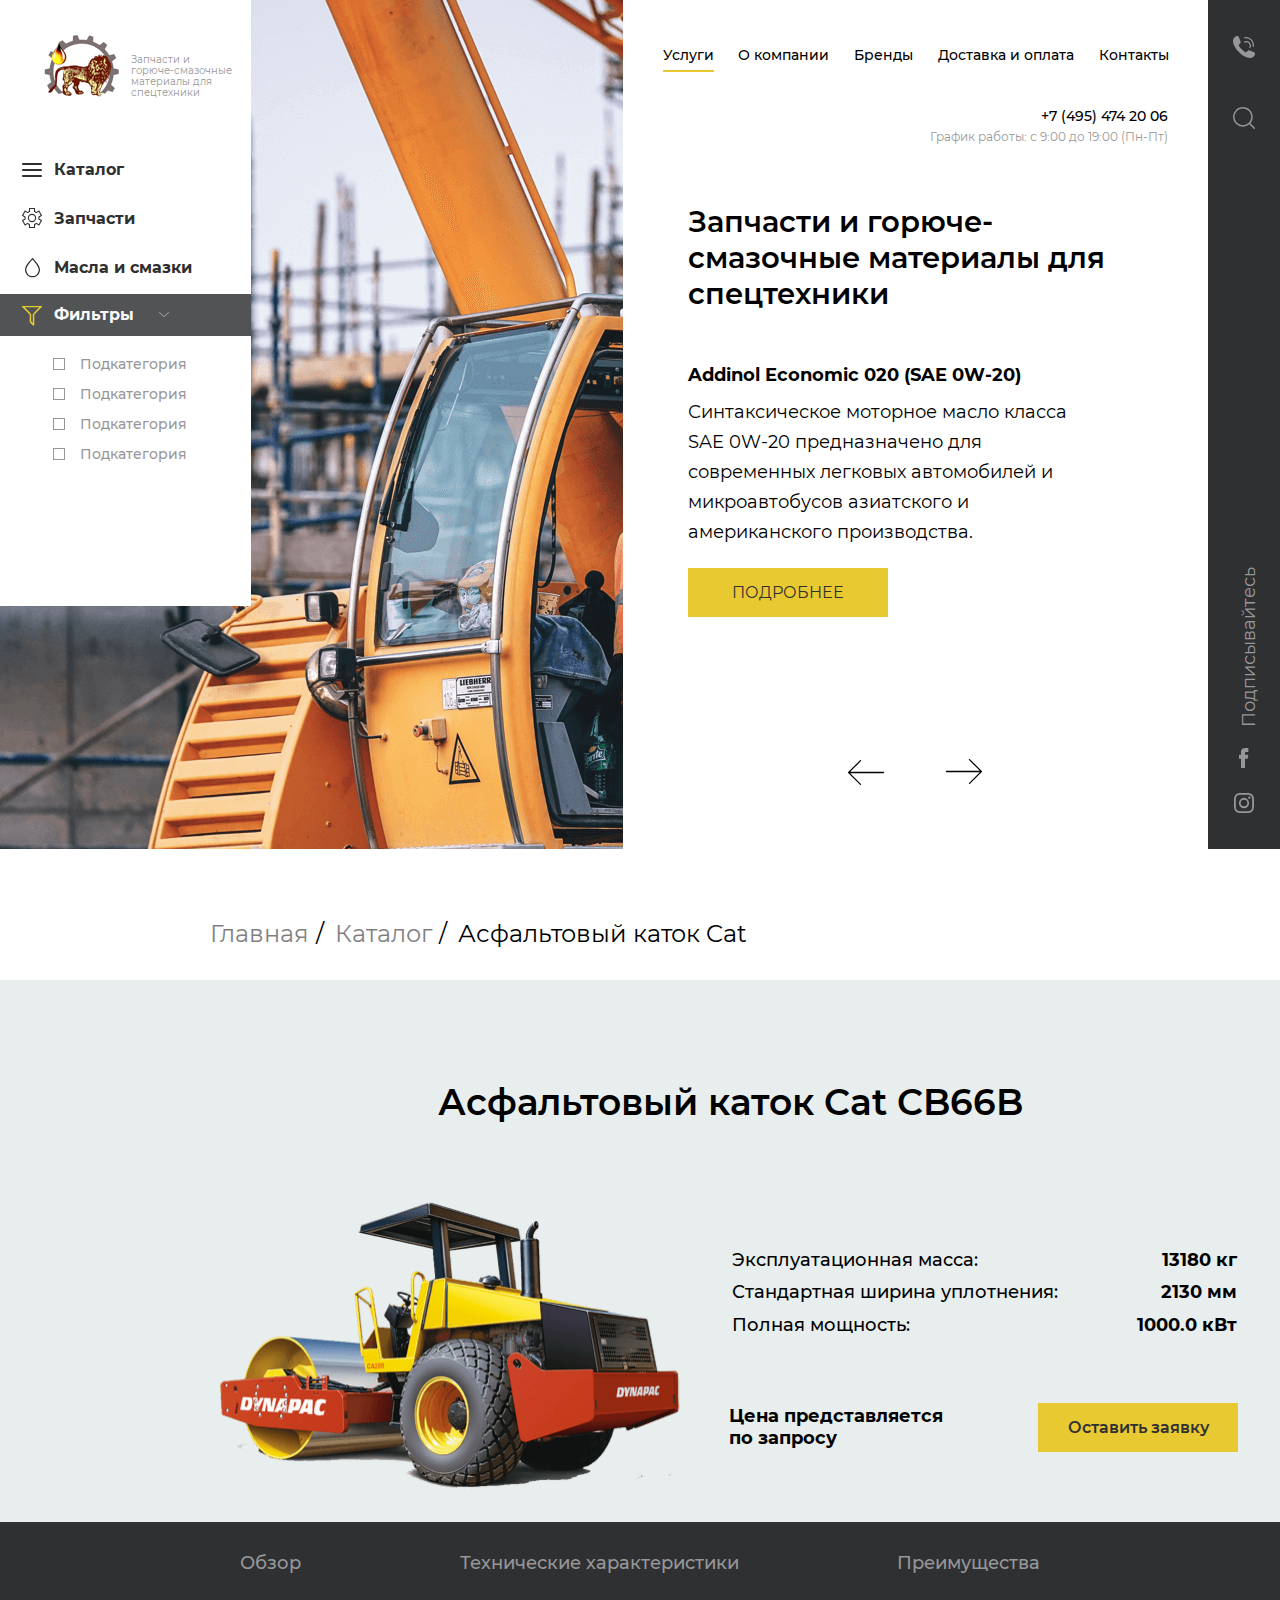
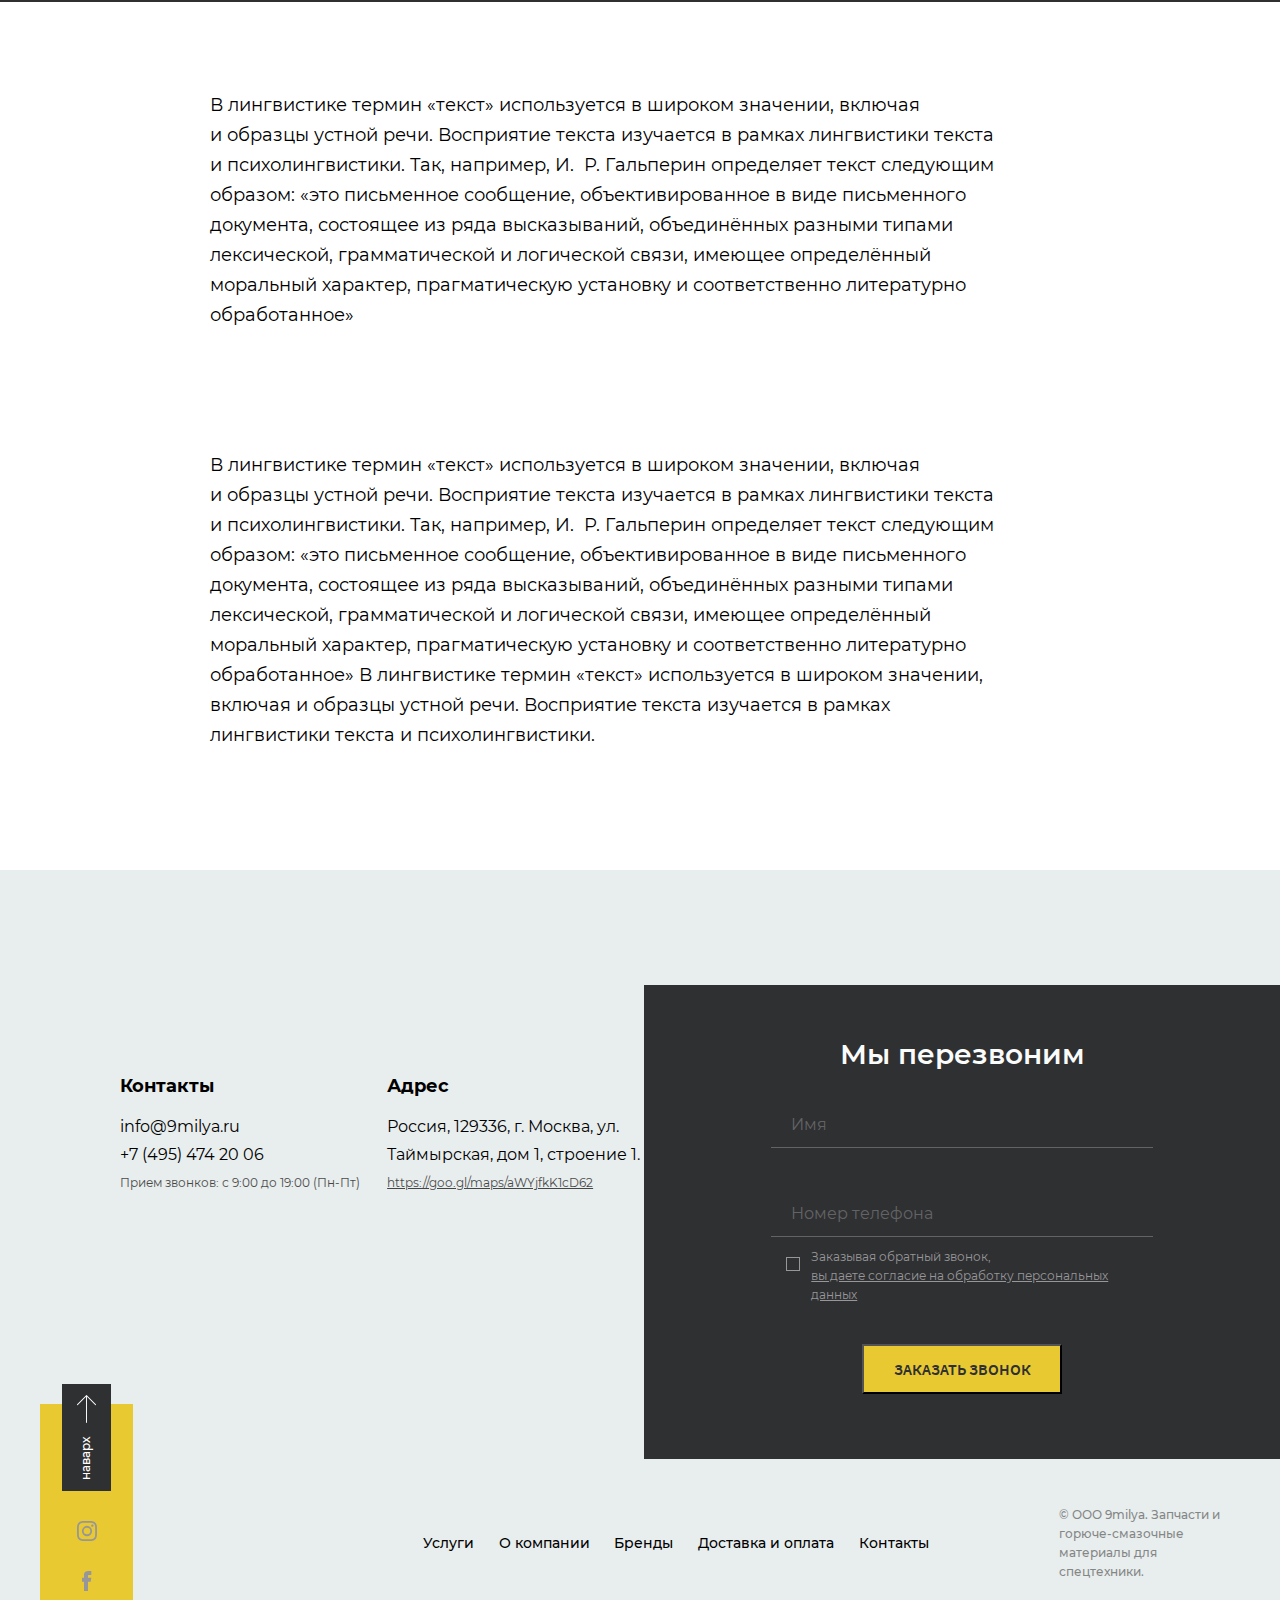
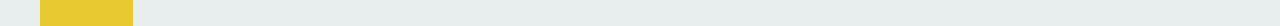
<file: prod_card.html>
<!DOCTYPE html>
<html lang="ru">
<head>
  <meta charset="UTF-8">
  <meta name="viewport" content="width=device-width, initial-scale=1.0">
  <meta http-equiv="X-UA-Compatible" content="ie=edge">
  <title>Карточка товара</title>
  <link rel="stylesheet" href="css/style.css">
</head>
<body id="main">
<main>  
  <section class="mobile">
    <h2 class="visually-hidden">Шапка</h2>
    <section class="main__mobile">
      <div class="wrapper">
        <h2>Запчасти и<br> горюче-смазочные материалы для спецтехники</h2>
        <ul>
          <li>
            <a href="#" aria-label="телефон"></a>
          </li>
          <li>
            <a href="#" aria-label="поиск"></a>
          </li>
        </ul>
        <button class="toggle" type="button"></button>
      </div>
      <span>+7 (495) 474 20 06</span>
      <p>График работы: с 9:00 до 19:00 (Пн-Пт)</p>
      <nav class="nav__mobile nav__mobile--close">
        <ul>
          <li>
            <a href="#">Услуги</a>
          </li>
          <li>
            <a href="#">О компании</a>
          </li>
          <li>
            <a href="#">Бренды</a>
          </li>
          <li>
            <a href="#">Доставка и оплата</a>
          </li>
          <li>
            <a href="#">Контакты</a>
          </li>
        </ul> 
      </nav>
      </section>
      <section class="menu-mobile__list">
      <ul>
        <li>
          <a href="catalog.html">Каталог</a>
        </li>
        <li>
          <a href="tools.html">Запчасти</a>
        </li>
        <li>
          <a href="oil.html">Масла и смазки</a>
        </li>
      </ul>
      <fieldset class="menu-mobile__filter">
        <h3>Фильтры</h3>
        <p>
          <input type="checkbox" name="category" id="categ1">
          <label for="categ1">Подкатегория</label>
        </p>
        <p>
          <input type="checkbox" name="category" id="categ2">
          <label for="categ2">Подкатегория</label>
        </p>
        <p>
          <input type="checkbox" name="category" id="categ3">
          <label for="categ3">Подкатегория</label>
        </p>
        <p>
          <input type="checkbox" name="category" id="categ4">
          <label for="categ4">Подкатегория</label>
        </p>
      </fieldset>
    </section>
  </section>   
  <section class="main">
    <section class="menu">
      <div class="menu__logo">
        <img src="img/logo.png" width="83" height="64" alt="Логотип" >
        <P>Запчасти и<br> горюче-смазочные материалы для спецтехники</P>
      </div>
      <ul class="menu__list">
        <li class="menu__item menu__item-catalog">
          <a href="catalog.html">Каталог</a>
        </li>
        <li class="menu__item menu__item-parts">
          <a href="tools.html">Запчасти</a>
        </li>
        <li class="menu__item menu__item-oil">
          <a href="oil.html">Масла и смазки</a>
        </li>
      </ul>
      <fieldset class="menu__filter">
        <h3>Фильтры</h3>
        <p>
          <input type="checkbox" name="category" id="category1">
          <label for="category1">Подкатегория</label>
        </p>
        <p>
          <input type="checkbox" name="category" id="category2">
          <label for="category2">Подкатегория</label>
        </p>
        <p>
          <input type="checkbox" name="category" id="category3">
          <label for="category3">Подкатегория</label>
        </p>
        <p>
          <input type="checkbox" name="category" id="category4">
          <label for="category4">Подкатегория</label>
        </p>
      </fieldset>
    </section>
    <section class="promo">
      <h2 class="visually-hidden">Промо</h2>
      <nav class="nav">
        <ul class="nav__list">
          <li class="nav__item active">
            <a href="#">Услуги</a>
          </li>
          <li class="nav__item">
            <a href="#">О компании</a>
          </li>
          <li class="nav__item">
            <a href="#">Бренды</a>
          </li>
          <li class="nav__item">
            <a href="#">Доставка и оплата</a>
          </li>
          <li class="nav__item">
            <a href="#">Контакты</a>
          </li>
        </ul> 
      </nav>
      <span class="promo__phone">+7 (495) 474 20 06</span>
      <p class="promo__work-time">График работы: с 9:00 до 19:00 (Пн-Пт)</p>
      <h2>Запчасти и горюче-смазочные материалы для спецтехники</h2>
      <h3>Addinol Economic 020 (SAE 0W-20)</h3>
      <p class="promo__text">Синтаксическое моторное масло класса SAE 0W-20 предназначено для современных легковых автомобилей и микроавтобусов азиатского и американского производства.</p>
      <a class="promo__btn" href="#">Подробнее</a>
      <button class="promo__btn--left">влево</button>
      <button class="promo__btn--right">вправо</button>
    </section>
    <section class="social">
      <h2 class="visually-hidden">сщциальные сети</h2>
      <ul class="social__list">
        <li class="social__item">
          <a class="social__link--phone" href="#" aria-label="телефон"></a>
        </li>
        <li class="social__item">
          <a class="social__link--search" href="#" aria-label="поиск"></a>
        </li>
        <li class="social__item social__item--text">
          <a href="#">Подписывайтесь</a>
        </li>
        <li class="social__item">
          <a class="social__link--fb" href="#" aria-label="файсбук"></a>
        </li>
        <li class="social__item">
          <a class="social__link--inst" href="#" aria-label="инстаграм"></a>
        </li>
      </ul>
    </section>
  </section>
  <section class="breadcrumbs">
    <h3 class="visually-hidden">навигация</h3>
    <ul>
      <li><a href="index.html">Главная</a></li>
      <li><a href="catalog.html">Каталог</a></li>
      <li class="active">Асфальтовый каток Cat</li>
    </ul>
  </section>
  <section class="product">
    <div class="product__container">
      <H2>Асфальтовый каток Cat CB66B</H2>
      <div class="product__wrapper1">
        <img src="img/truck.png" width="460" height="290" alt="Асфальтовый каток">
        <div class="product__wrapper2">
          <table>
            <tr>
              <td class="name">Эксплуатационная масса:</td>
              <td class="value">13180 кг</td>
            </tr>
            <tr>
              <td class="name">Стандартная ширина уплотнения:</td>
              <td class="value">2130 мм</td>
            </tr>
            <tr>
              <td class="name">Полная мощность:</td>
              <td class="value">1000.0 кВт</td>
            </tr>
              </table>
          <p>Цена представляется по запросу</p>
          <a href="#">Оставить заявку</a>
        </div>
      </div>
    </div>
  </section>
  <section class="product__nav">
    <h3 class="visually-hidden">навигация</h3>
    <ul>
      <li><a href="tools.html">Обзор</a></li>
      <li><a href="oil.html">Технические характеристики</a></li>
      <li><a href="#">Преимущества</a></li>
    </ul>
  </section>
  <section class="product__info">
    <h3 class="visually-hidden">описание</h3>
    <p>В лингвистике термин «текст» используется в широком значении, включая и образцы устной речи. Восприятие текста изучается в рамках лингвистики текста и психолингвистики. Так, например, И.  Р. Гальперин определяет текст следующим образом: «это письменное сообщение, объективированное в виде письменного документа, состоящее из ряда высказываний, объединённых разными типами лексической, грамматической и логической связи, имеющее определённый моральный характер, прагматическую установку и соответственно литературно обработанное»</p>
    <p>В лингвистике термин «текст» используется в широком значении, включая и образцы устной речи. Восприятие текста изучается в рамках лингвистики текста и психолингвистики. Так, например, И.  Р. Гальперин определяет текст следующим образом: «это письменное сообщение, объективированное в виде письменного документа, состоящее из ряда высказываний, объединённых разными типами лексической, грамматической и логической связи, имеющее определённый моральный характер, прагматическую установку и соответственно литературно обработанное» В лингвистике термин «текст» используется в широком значении, включая и образцы устной речи. Восприятие текста изучается в рамках лингвистики текста и психолингвистики.</p>
  </section>
</main>  
<footer class="footer">
  <section class="contact-us-1">
    <div class="contacts">
      <h3>Контакты</h3>
      <span>info@9milya.ru</span>
      <span>+7 (495) 474 20 06</span>
      <span>Прием звонков: с 9:00 до 19:00 (Пн-Пт)</span>
    </div>
    <div class="address">
      <h3>Адрес</h3>
      <span>Россия, 129336, г. Москва, ул. Таймырская, дом 1, строение 1.</span>
      <a href="#">https://goo.gl/maps/aWYjfkK1cD62</a>
    </div>
    <form class="footer__form" action="#">
      <h2>Мы перезвоним</h2>
      <input type="text" name="name" placeholder="Имя">
      <input type="text" name="phone" placeholder="Номер телефона">
      <input type="checkbox" name="approv" id="approv">
      <label for="approv">Заказывая обратный звонок, <a href="#">вы даете согласие на обработку персональных данных</a></label>
      <button class="footer__form-btn" type="submit">Заказать звонок</button>
    </form> 
  </section>
  <section class="contact-us-2">
    <h3 class="visually-hidden">контакты</h3>
    <ul class="social-footer">
      <li><a href="#main">наварх</a></li>          
      <li><a href="#">инстаграм</a></li>
      <li><a href="#">файсбук</a></li>
    </ul>
    <nav class="nav-footer">
      <ul>
        <li><a href="#">Услуги</a></li>
        <li><a href="#">О компании</a></li>
        <li><a href="#">Бренды</a></li>
        <li><a href="#">Доставка и оплата</a></li>
        <li><a href="#">Контакты</a></li>
      </ul> 
    </nav>
    <div class="copyright">
      <p>© ООО 9milya. Запчасти и горюче-смазочные материалы для спецтехники.</p>
    </div>
  </section>
</footer>
<script src="js/jquery.min.js"></script>
<script src="js/main.js"></script>  
</body>
</html>
</file>
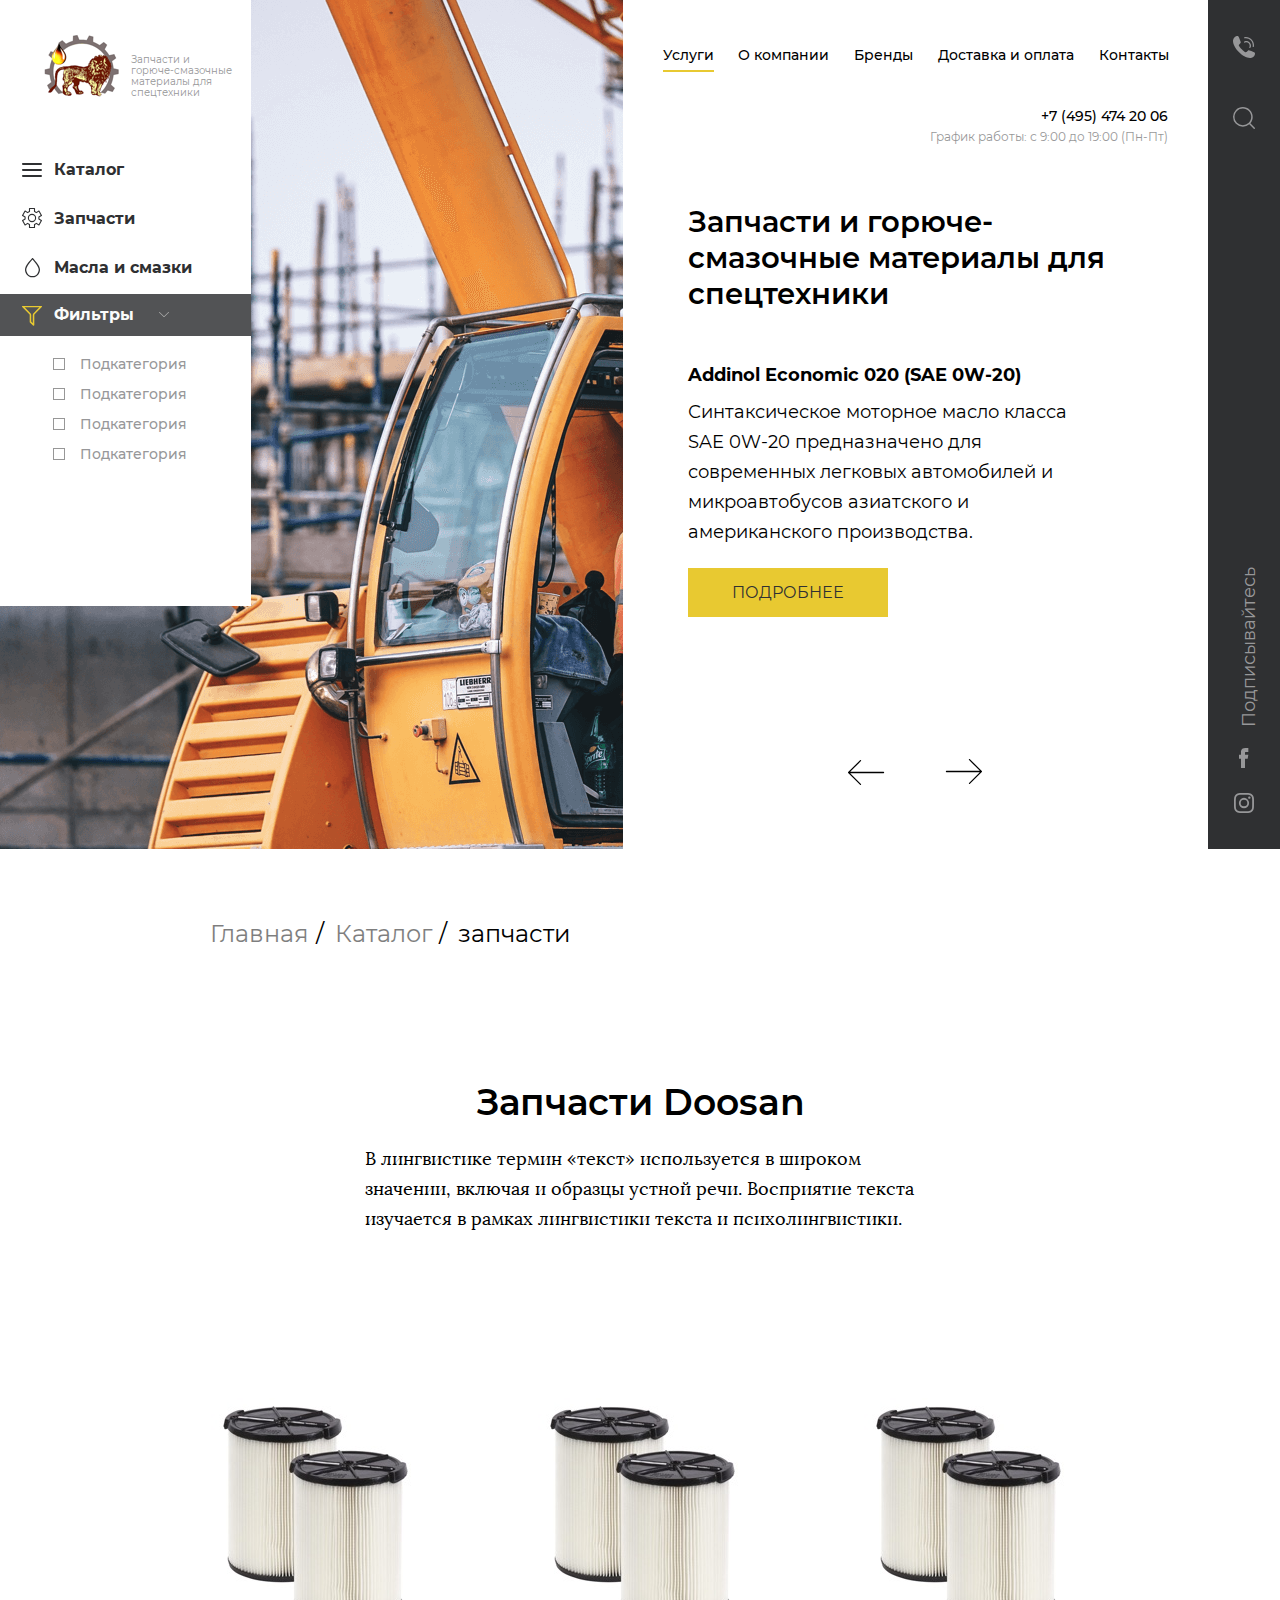
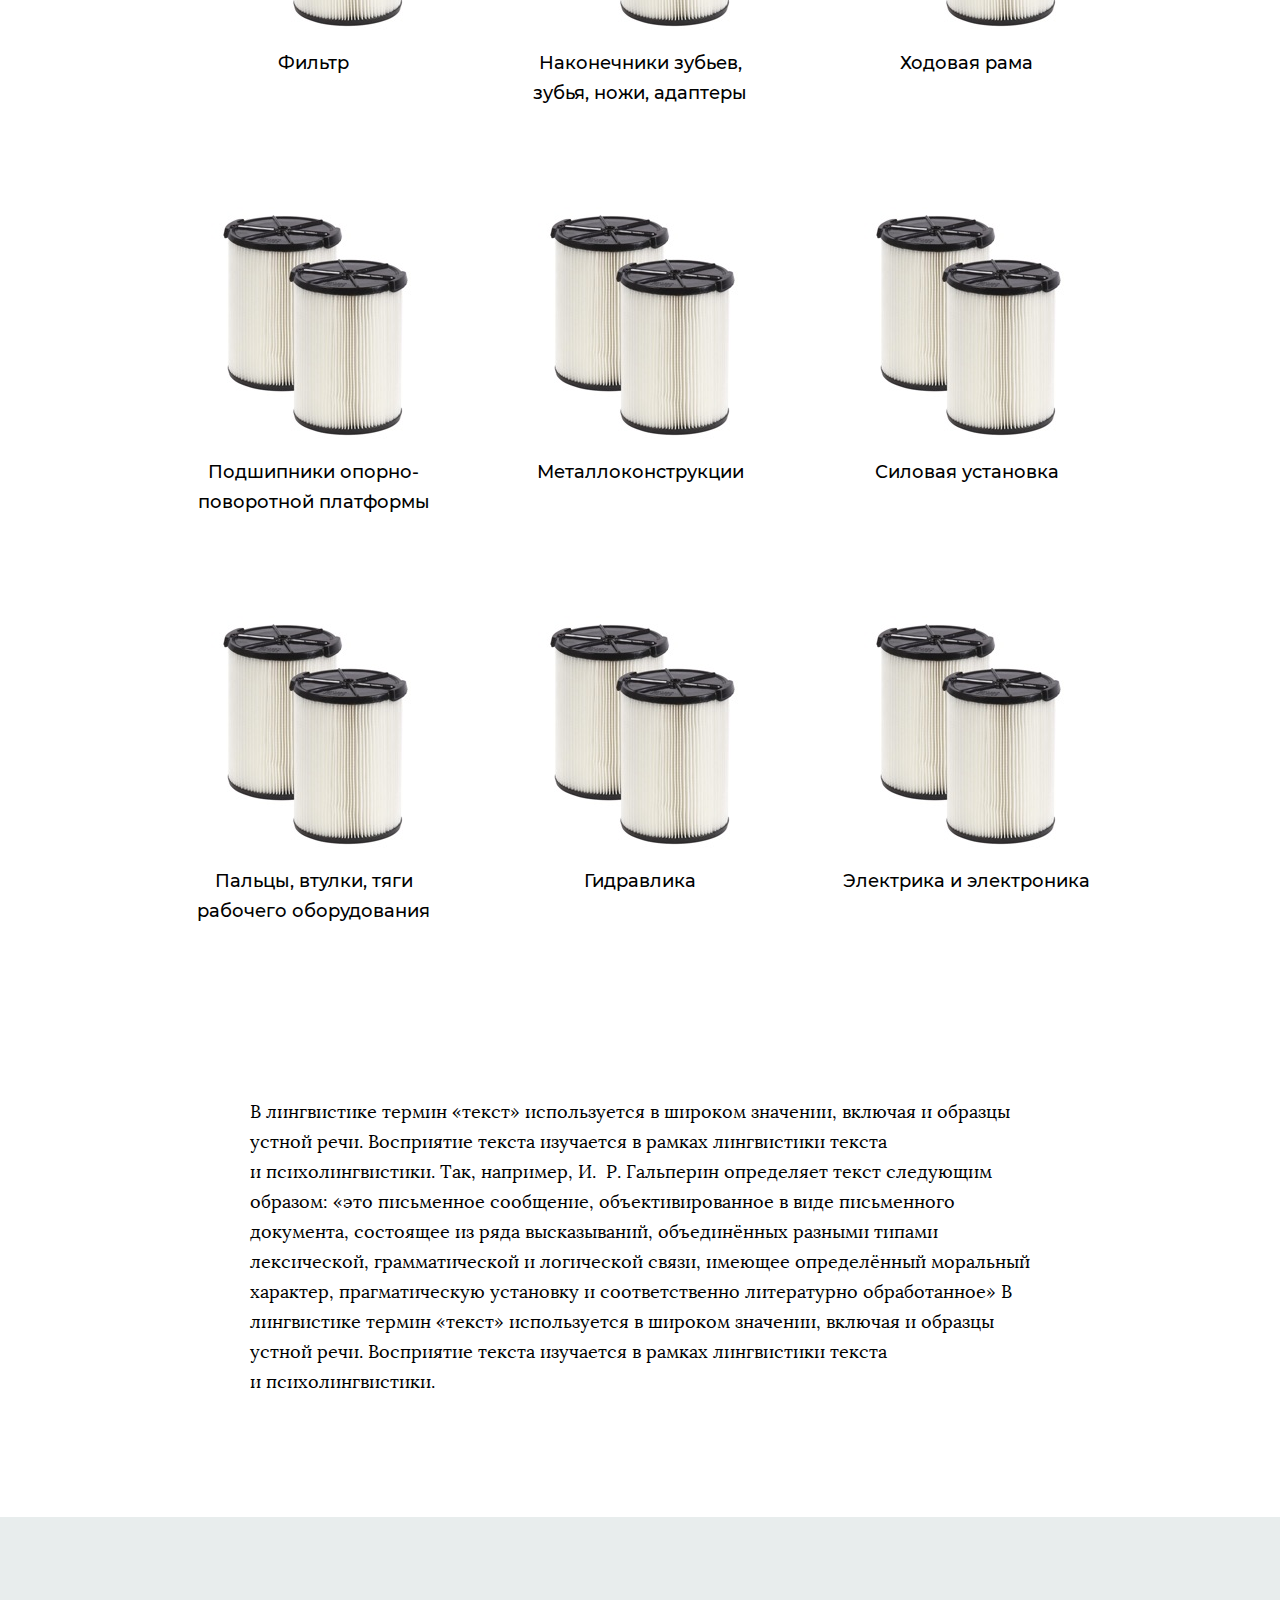
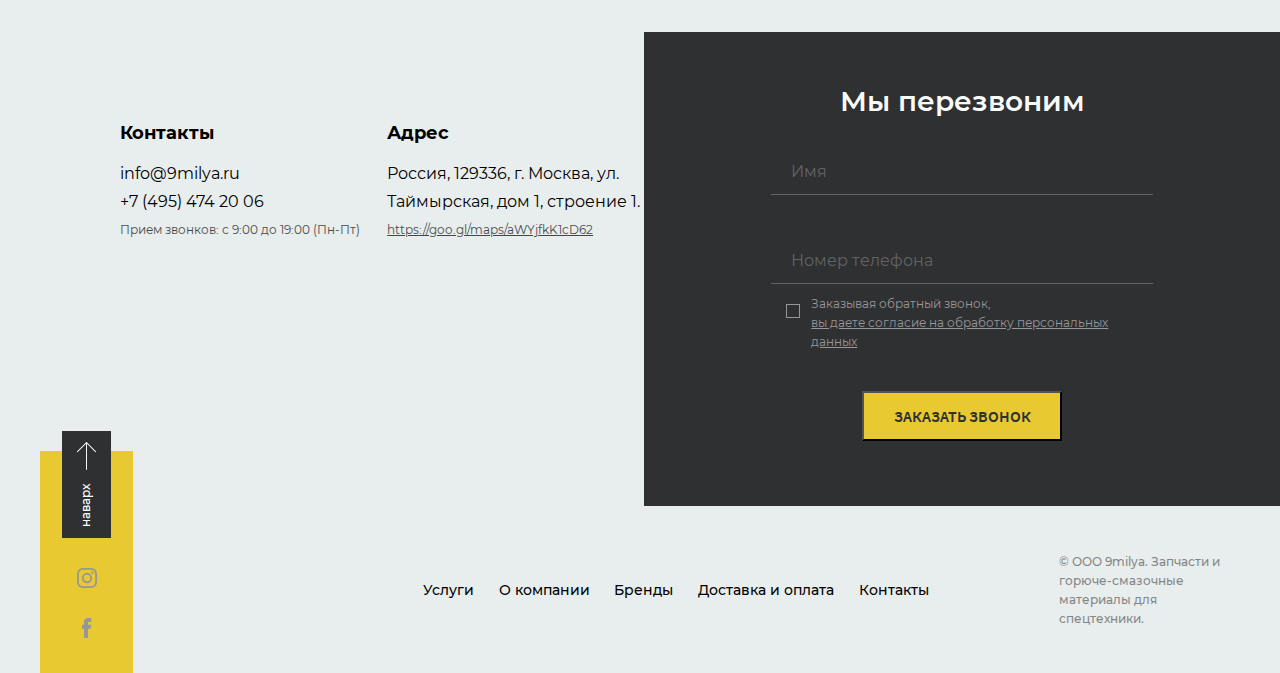
<file: tools.html>
<!DOCTYPE html>
<html lang="ru">
<head>
  <meta charset="UTF-8">
  <meta name="viewport" content="width=device-width, initial-scale=1.0">
  <meta http-equiv="X-UA-Compatible" content="ie=edge">
  <title>Запчасти</title>
  <link rel="stylesheet" href="css/slick.css">
  <link rel="stylesheet" href="css/style.css">
</head>
<body id="main">
<main>
  <section class="mobile">
    <h2 class="visually-hidden">Шапка</h2>
    <section class="main__mobile">
      <div class="wrapper">
        <h2>Запчасти и<br> горюче-смазочные материалы для спецтехники</h2>
        <ul>
          <li>
            <a href="#" aria-label="телефон"></a>
          </li>
          <li>
            <a href="#" aria-label="поиск"></a>
          </li>
        </ul>
        <button class="toggle" type="button"></button>
      </div>
      <span>+7 (495) 474 20 06</span>
      <p>График работы: с 9:00 до 19:00 (Пн-Пт)</p>
      <nav class="nav__mobile nav__mobile--close">
        <ul>
          <li>
            <a href="#">Услуги</a>
          </li>
          <li>
            <a href="#">О компании</a>
          </li>
          <li>
            <a href="#">Бренды</a>
          </li>
          <li>
            <a href="#">Доставка и оплата</a>
          </li>
          <li>
            <a href="#">Контакты</a>
          </li>
        </ul> 
      </nav>
      </section>
      <section class="menu-mobile__list">
      <ul>
        <li>
          <a href="catalog.html">Каталог</a>
        </li>
        <li>
          <a href="tools.html">Запчасти</a>
        </li>
        <li>
          <a href="oil.html">Масла и смазки</a>
        </li>
      </ul>
      <fieldset class="menu-mobile__filter">
        <h3>Фильтры</h3>
        <p>
          <input type="checkbox" name="category" id="categ1">
          <label for="categ1">Подкатегория</label>
        </p>
        <p>
          <input type="checkbox" name="category" id="categ2">
          <label for="categ2">Подкатегория</label>
        </p>
        <p>
          <input type="checkbox" name="category" id="categ3">
          <label for="categ3">Подкатегория</label>
        </p>
        <p>
          <input type="checkbox" name="category" id="categ4">
          <label for="categ4">Подкатегория</label>
        </p>
      </fieldset>
    </section>
  </section>  
  <section class="main">
    <section class="menu">
      <div class="menu__logo">
        <img src="img/logo.png" width="83" height="64" alt="Логотип" >
        <P>Запчасти и<br> горюче-смазочные материалы для спецтехники</P>
      </div>
      <ul class="menu__list">
        <li class="menu__item menu__item-catalog">
          <a href="catalog.html">Каталог</a>
        </li>
        <li class="menu__item menu__item-parts">
          <a href="tools.html">Запчасти</a>
        </li>
        <li class="menu__item menu__item-oil">
          <a href="oil.html">Масла и смазки</a>
        </li>
      </ul>
      <fieldset class="menu__filter">
        <h3>Фильтры</h3>
        <p>
          <input type="checkbox" name="category" id="category1">
          <label for="category1">Подкатегория</label>
        </p>
        <p>
          <input type="checkbox" name="category" id="category2">
          <label for="category2">Подкатегория</label>
        </p>
        <p>
          <input type="checkbox" name="category" id="category3">
          <label for="category3">Подкатегория</label>
        </p>
        <p>
          <input type="checkbox" name="category" id="category4">
          <label for="category4">Подкатегория</label>
        </p>
      </fieldset>
    </section>
    <section class="promo">
      <h2 class="visually-hidden">Промо</h2>
      <nav class="nav">
        <ul class="nav__list">
          <li class="nav__item active">
            <a href="#">Услуги</a>
          </li>
          <li class="nav__item">
            <a href="#">О компании</a>
          </li>
          <li class="nav__item">
            <a href="#">Бренды</a>
          </li>
          <li class="nav__item">
            <a href="#">Доставка и оплата</a>
          </li>
          <li class="nav__item">
            <a href="#">Контакты</a>
          </li>
        </ul> 
      </nav>
      <span class="promo__phone">+7 (495) 474 20 06</span>
      <p class="promo__work-time">График работы: с 9:00 до 19:00 (Пн-Пт)</p>
      <h2>Запчасти и горюче-смазочные материалы для спецтехники</h2>
      <h3>Addinol Economic 020 (SAE 0W-20)</h3>
      <p class="promo__text">Синтаксическое моторное масло класса SAE 0W-20 предназначено для современных легковых автомобилей и микроавтобусов азиатского и американского производства.</p>
      <a class="promo__btn" href="#">Подробнее</a>
      <button class="promo__btn--left">влево</button>
      <button class="promo__btn--right">вправо</button>
    </section>
    <section class="social">
      <h2 class="visually-hidden">сщциальные сети</h2>
      <ul class="social__list">
        <li class="social__item">
          <a class="social__link--phone" href="#" aria-label="телефон"></a>
        </li>
        <li class="social__item">
          <a class="social__link--search" href="#" aria-label="поиск"></a>
        </li>
        <li class="social__item social__item--text">
          <a href="#">Подписывайтесь</a>
        </li>
        <li class="social__item">
          <a class="social__link--fb" href="#" aria-label="файсбук"></a>
        </li>
        <li class="social__item">
          <a class="social__link--inst" href="#" aria-label="инстаграм"></a>
        </li>
      </ul>
    </section>
  </section>
  <section class="breadcrumbs">
    <h3 class="visually-hidden">навигация</h3>
    <ul>
      <li><a href="index.html">Главная</a></li>
      <li><a href="catalog.html">Каталог</a></li>
      <li class="active">запчасти</li>
    </ul>
  </section>
  <section class="tools">
    <div class="tools__container">
      <H2>Запчасти Doosan</H2>
      <p>В лингвистике термин «текст» используется в широком значении, включая и образцы устной речи. Восприятие текста изучается в рамках лингвистики текста и психолингвистики.</p>
    </div>
    <div class="tools-cards__container">
      <ul class="slick">
        <li>
          <img src="img/filtr-accessories.jpg" width="237" height="237" alt="фильтр">
          <span>Фильтр</span>
        </li>  
        <li>
          <img src="img/filtr-accessories.jpg" width="237" height="237" alt="фильтр">
          <span>Наконечники зубьев, зубья, ножи, адаптеры</span>
        </li>  
        <li>
          <img src="img/filtr-accessories.jpg" width="237" height="237" alt="фильтр">
          <span>Ходовая рама</span>
        </li>  
        <li>
          <img src="img/filtr-accessories.jpg" width="237" height="237" alt="фильтр">
          <span>Подшипники опорно-поворотной платформы</span>
        </li>  
        <li>
          <img src="img/filtr-accessories.jpg" width="237" height="237" alt="фильтр">
          <span>Металлоконструкции</span>
        </li>  
        <li>
          <img src="img/filtr-accessories.jpg" width="237" height="237" alt="фильтр">
          <span>Силовая установка</span>
        </li>  
        <li>
          <img src="img/filtr-accessories.jpg" width="237" height="237" alt="фильтр">
          <span>Пальцы, втулки, тяги рабочего оборудования</span>
        </li>  
        <li>
          <img src="img/filtr-accessories.jpg" width="237" height="237" alt="фильтр">
          <span>Гидравлика</span>
        </li>  
        <li>
          <img src="img/filtr-accessories.jpg" width="237" height="237" alt="фильтр">
          <span>Электрика и электроника</span>
        </li>  
      </ul>
      <p>В лингвистике термин «текст» используется в широком значении, включая и образцы устной речи. Восприятие текста изучается в рамках лингвистики текста и психолингвистики. Так, например, И.  Р. Гальперин определяет текст следующим образом: «это письменное сообщение, объективированное в виде письменного документа, состоящее из ряда высказываний, объединённых разными типами лексической, грамматической и логической связи, имеющее определённый моральный характер, прагматическую установку и соответственно литературно обработанное» В лингвистике термин «текст» используется в широком значении, включая и образцы устной речи. Восприятие текста изучается в рамках лингвистики текста и психолингвистики. </p>
    </div>
  </section>
</main>  
<footer class="footer">
  <section class="contact-us-1">
    <div class="contacts">
      <h3>Контакты</h3>
      <span>info@9milya.ru</span>
      <span>+7 (495) 474 20 06</span>
      <span>Прием звонков: с 9:00 до 19:00 (Пн-Пт)</span>
    </div>
    <div class="address">
      <h3>Адрес</h3>
      <span>Россия, 129336, г. Москва, ул. Таймырская, дом 1, строение 1.</span>
      <a href="#">https://goo.gl/maps/aWYjfkK1cD62</a>
    </div>
    <form class="footer__form" action="#">
      <h2>Мы перезвоним</h2>
      <input type="text" name="name" placeholder="Имя">
      <input type="text" name="phone" placeholder="Номер телефона">
      <input type="checkbox" name="approv" id="approv">
      <label for="approv">Заказывая обратный звонок, <a href="#">вы даете согласие на обработку персональных данных</a></label>
      <button class="footer__form-btn" type="submit">Заказать звонок</button>
    </form> 
  </section>
  <section class="contact-us-2">
    <h3 class="visually-hidden">контакты</h3>
    <ul class="social-footer">
      <li><a href="#main">наварх</a></li>          
      <li><a href="#">инстаграм</a></li>
      <li><a href="#">файсбук</a></li>
    </ul>
    <nav class="nav-footer">
      <ul>
        <li><a href="#">Услуги</a></li>
        <li><a href="#">О компании</a></li>
        <li><a href="#">Бренды</a></li>
        <li><a href="#">Доставка и оплата</a></li>
        <li><a href="#">Контакты</a></li>
      </ul> 
    </nav>
    <div class="copyright">
      <p>© ООО 9milya. Запчасти и горюче-смазочные материалы для спецтехники.</p>
    </div>
  </section>
</footer>
<script src="js/jquery.min.js"></script>  
<script src="js/slick.min.js"></script>
<script src="js/main.js"></script>
</body>
</html>
</file>
<file: css/style.css>
@font-face {
  font-family: 'Lora';
  src: url("../fonts/Lora/Lora-Regular.woff") format("woff");
  font-weight: 400;
  font-style: normal;
}

@font-face {
  font-family: 'Montserrat';
  src: url("../fonts/Montserrat/Montserrat-Regular.woff") format("woff");
  font-weight: 400;
  font-style: normal;
}

@font-face {
  font-family: 'Montserrat';
  src: url("../fonts/Montserrat/Montserrat-Medium.woff") format("woff");
  font-weight: 500;
  font-style: normal;
}

@font-face {
  font-family: 'Montserrat';
  src: url("../fonts/Montserrat/Montserrat-SemiBold.woff") format("woff");
  font-weight: 600;
  font-style: normal;
}

@font-face {
  font-family: 'Montserrat';
  src: url("../fonts/Montserrat/Montserrat-Bold.woff") format("woff");
  font-weight: 700;
  font-style: normal;
}

@font-face {
  font-family: 'SourceSansPro';
  src: url("../fonts/Source_Sans_Pro/SourceSansPro-SemiBold.woff") format("woff");
  font-weight: normal;
  font-style: normal;
}

*, *::after, *::before {
  -webkit-box-sizing: border-box;
          box-sizing: border-box;
}

body {
  margin: 0;
  padding: 0;
  font-family: "Montserrat", "Arial", sans-serif;
  min-width: 320px;
}

.visually-hidden {
  position: absolute;
  width: 1px;
  height: 1px;
  margin: -1px;
  border: 0;
  padding: 0;
  clip: rect(0 0 0 0);
  overflow: hidden;
}

.mobile {
  display: none;
}

.main__mobile {
  padding: 19px 24px;
  background-color: #2F3032;
}

.main__mobile .wrapper {
  display: -webkit-box;
  display: -ms-flexbox;
  display: flex;
  -webkit-box-align: start;
      -ms-flex-align: start;
          align-items: flex-start;
}

.main__mobile .wrapper h2 {
  width: 130px;
  margin: 0;
  font-size: 12px;
  line-height: 16px;
  font-weight: 500;
  color: #FAFBFB;
}

.main__mobile .wrapper ul {
  margin: 0;
  padding: 0;
  list-style: none;
  display: -webkit-box;
  display: -ms-flexbox;
  display: flex;
  margin-left: auto;
}

.main__mobile .wrapper ul li a {
  display: block;
  margin-right: 32px;
  width: 22px;
  height: 22px;
}

.main__mobile .wrapper ul li:nth-child(1) a {
  background: url("../img/icon-phone.svg") no-repeat center;
}

.main__mobile .wrapper ul li:nth-child(2) a {
  background: url("../img/icon-search.svg") no-repeat center;
}

.main__mobile .wrapper .toggle {
  display: block;
  position: relative;
  width: 22px;
  height: 22px;
  border: none;
  background-color: #2F3032;
  cursor: pointer;
  outline: none;
}

.main__mobile .wrapper .toggle::before {
  position: absolute;
  content: "";
  width: 22px;
  height: 3px;
  top: 0;
  left: 0;
  background: #979799;
  -webkit-box-shadow: 0 8px 0 0 #979799, 0 16px 0 0 #979799;
          box-shadow: 0 8px 0 0 #979799, 0 16px 0 0 #979799;
}

.main__mobile span {
  display: block;
  font-size: 14px;
  line-height: 18px;
  font-weight: 500;
  color: #FAFBFB;
  text-align: right;
}

.main__mobile p {
  display: block;
  margin: 0;
  font-size: 12px;
  line-height: 23px;
  font-weight: 500;
  color: #979799;
  opacity: 0.5;
  text-align: right;
}

.main__mobile .nav__mobile {
  width: 100%;
}

.main__mobile .nav__mobile ul {
  margin: 0;
  padding: 0;
  list-style: none;
}

.main__mobile .nav__mobile li a {
  display: block;
  padding-top: 15px;
  padding-bottom: 15px;
  color: #ffffff;
  text-decoration: none;
  text-align: center;
  border-bottom: 1px solid #525355;
}

.main__mobile .nav__mobile li a:hover {
  opacity: 0.5;
}

.nav__mobile--close {
  display: none;
}

.nav__mobile--open {
  display: block;
}

.menu-mobile__list {
  background-color: #fff;
}

.menu-mobile__list ul {
  position: relative;
  margin: 0;
  padding: 32px 0 11px;
  list-style: none;
}

.menu-mobile__list li {
  position: relative;
  padding-left: 54px;
  margin-bottom: 18px;
}

.menu-mobile__list li a {
  font-size: 16px;
  line-height: 30px;
  font-weight: 700;
  color: #2F3032;
  text-decoration: none;
}

.menu-mobile__list li a:last-child {
  margin-bottom: 11px;
}

.menu-mobile__list li:nth-child(1)::before {
  position: absolute;
  content: "";
  width: 20px;
  height: 14px;
  left: 22px;
  top: 8px;
  background: url("../img/icon-catalog.svg") no-repeat center;
}

.menu-mobile__list li:nth-child(2)::before {
  position: absolute;
  content: "";
  width: 20px;
  height: 20px;
  left: 22px;
  top: 4px;
  background: url("../img/icon-parts.svg") no-repeat center;
}

.menu-mobile__list li:nth-child(3)::before {
  position: absolute;
  content: "";
  width: 15px;
  height: 20px;
  left: 25px;
  top: 5px;
  background: url("../img/icon-oil.svg") no-repeat center;
}

.menu-mobile__filter {
  position: relative;
  margin: 0;
  padding: 0;
  border: none;
  background-color: #fff;
}

.menu-mobile__filter h3 {
  margin: 0;
  margin-bottom: 20px;
  padding: 6px 54px 6px;
  font-size: 16px;
  line-height: 30px;
  font-weight: 700;
  color: #FAFBFB;
  background-color: #525355;
}

.menu-mobile__filter::before {
  position: absolute;
  content: "";
  width: 20px;
  height: 20px;
  left: 22px;
  top: 12px;
  background: url("../img/icon-filtr.svg") no-repeat center;
  z-index: 10;
}

.menu-mobile__filter::after {
  position: absolute;
  content: "";
  width: 10px;
  height: 5px;
  right: 82px;
  top: 18px;
  background: url("../img/icon-filter-arrow.svg") no-repeat center;
  z-index: 10;
}

.menu-mobile__filter p {
  margin: 0;
  margin-bottom: 13px;
  display: -webkit-box;
  display: -ms-flexbox;
  display: flex;
  padding-left: 80px;
}

.menu-mobile__filter label {
  position: relative;
  font-size: 14px;
  line-height: 18px;
  font-weight: 500;
  color: #979799;
  cursor: pointer;
}

.menu-mobile__filter label::before {
  position: absolute;
  content: "";
  width: 12px;
  height: 12px;
  left: -27px;
  top: 2px;
  border: 1px solid #979797;
}

.menu-mobile__filter input {
  display: none;
}

.menu-mobile__filter input:checked ~ label::after {
  position: absolute;
  content: "";
  width: 6px;
  height: 6px;
  left: -24px;
  top: 5px;
  background-color: #979797;
}

@media (max-width: 991px) {
  .mobile {
    display: block;
  }
}

.main {
  max-width: 1920px;
  margin: 0 auto;
  display: -webkit-box;
  display: -ms-flexbox;
  display: flex;
  background: url("../img/main-bg.png") no-repeat -180px top;
}

.menu {
  width: 251px;
  padding-top: 34px;
  padding-bottom: 130px;
  background-color: #ffffff;
  -ms-flex-item-align: start;
      align-self: flex-start;
}

.menu__logo {
  margin-left: 40px;
  margin-bottom: 57px;
  display: -webkit-box;
  display: -ms-flexbox;
  display: flex;
  -webkit-box-align: end;
      -ms-flex-align: end;
          align-items: flex-end;
}

.menu__logo img {
  margin-right: 8px;
}

.menu__logo p {
  margin: 0;
  font-size: 10px;
  line-height: 11px;
  font-weight: 400;
  color: #979799;
}

.menu__list {
  margin: 0;
  padding: 0;
  list-style: none;
}

.menu__item {
  position: relative;
  padding-left: 54px;
  margin-bottom: 19px;
}

.menu__item a {
  font-size: 16px;
  line-height: 30px;
  font-weight: 700;
  color: #2F3032;
  text-decoration: none;
}

.menu__item:last-child {
  margin-bottom: 11px;
}

.menu__item-catalog::before {
  position: absolute;
  content: "";
  width: 20px;
  height: 14px;
  left: 22px;
  top: 8px;
  background: url("../img/icon-catalog.svg") no-repeat center;
}

.menu__item-parts::before {
  position: absolute;
  content: "";
  width: 20px;
  height: 20px;
  left: 22px;
  top: 4px;
  background: url("../img/icon-parts.svg") no-repeat center;
}

.menu__item-oil::before {
  position: absolute;
  content: "";
  width: 15px;
  height: 20px;
  left: 25px;
  top: 5px;
  background: url("../img/icon-oil.svg") no-repeat center;
}

.menu__filter {
  position: relative;
  margin: 0;
  padding: 0;
  border: none;
}

.menu__filter h3 {
  margin: 0;
  margin-bottom: 20px;
  padding: 6px 54px 6px;
  font-size: 16px;
  line-height: 30px;
  font-weight: 700;
  color: #FAFBFB;
  background-color: #525355;
}

.menu__filter::before {
  position: absolute;
  content: "";
  width: 20px;
  height: 20px;
  left: 22px;
  top: 12px;
  background: url("../img/icon-filtr.svg") no-repeat center;
  z-index: 10;
}

.menu__filter::after {
  position: absolute;
  content: "";
  width: 10px;
  height: 5px;
  right: 82px;
  top: 18px;
  background: url("../img/icon-filter-arrow.svg") no-repeat center;
  z-index: 10;
}

.menu__filter p {
  margin: 0;
  margin-bottom: 13px;
  display: -webkit-box;
  display: -ms-flexbox;
  display: flex;
  padding-left: 80px;
}

.menu__filter label {
  position: relative;
  font-size: 14px;
  line-height: 17px;
  font-weight: 500;
  color: #979799;
  cursor: pointer;
}

.menu__filter label::before {
  position: absolute;
  content: "";
  width: 12px;
  height: 12px;
  left: -27px;
  top: 2px;
  border: 1px solid #979797;
}

.menu__filter input {
  display: none;
}

.menu__filter input:checked ~ label::after {
  position: absolute;
  content: "";
  width: 6px;
  height: 6px;
  left: -24px;
  top: 5px;
  background-color: #979797;
}

.promo {
  width: 585px;
  margin-left: auto;
  padding-top: 40px;
  padding-bottom: 50px;
  background-color: #ffffff;
}

.nav {
  width: 506px;
  margin: 0 auto;
}

.nav__list {
  margin: 0;
  margin-bottom: 36px;
  padding: 0;
  list-style: none;
  display: -webkit-box;
  display: -ms-flexbox;
  display: flex;
  -webkit-box-pack: justify;
      -ms-flex-pack: justify;
          justify-content: space-between;
}

.nav__list a {
  font-size: 14px;
  line-height: 30px;
  font-weight: 500;
  color: #000000;
  text-decoration: none;
}

.active {
  border-bottom: 2px solid #E8C931;
}

.promo__phone {
  display: block;
  margin-right: 40px;
  font-size: 14px;
  line-height: 17px;
  font-weight: 500;
  text-align: right;
}

.promo__work-time {
  display: block;
  margin: 0;
  margin-right: 40px;
  margin-bottom: 56px;
  font-size: 12px;
  line-height: 23px;
  font-weight: 400;
  color: #2F3032;
  opacity: 0.5;
  text-align: right;
}

.promo h2 {
  width: 420px;
  margin-left: 65px;
  margin-bottom: 48px;
  font-size: 29px;
  line-height: 36px;
  font-weight: 600;
}

.promo h3 {
  margin-left: 65px;
  margin-bottom: 7px;
  font-size: 18px;
  line-height: 30px;
  font-weight: 700;
}

.promo__text {
  width: 400px;
  margin: 0;
  margin-left: 65px;
  margin-bottom: 21px;
  font-size: 18px;
  line-height: 30px;
  font-weight: 400;
}

.promo__btn {
  display: block;
  width: 200px;
  margin-left: 65px;
  margin-bottom: 140px;
  padding: 15px 0;
  font-size: 16px;
  line-height: 19px;
  font-weight: 400;
  color: #2F3032;
  background-color: #E8C931;
  text-align: center;
  text-decoration: none;
  text-transform: uppercase;
  -webkit-transition: 0.3s;
  transition: 0.3s;
}

.promo__btn:hover {
  background-color: #c4ab2d;
}

.promo__btn--left {
  display: inline-block;
  width: 37px;
  height: 26px;
  margin-left: 225px;
  margin-right: 56px;
  font-size: 0;
  background: transparent;
  border: none;
  cursor: pointer;
  background: url("../img/icon-arrow-left.svg") no-repeat center;
}

.promo__btn--right {
  display: inline-block;
  width: 37px;
  height: 26px;
  font-size: 0;
  background: transparent;
  border: none;
  cursor: pointer;
  background: url("../img/icon-arrow-left.svg") no-repeat center;
  -webkit-transform: rotate(180deg);
          transform: rotate(180deg);
}

.social {
  width: 72px;
  padding: 36px 25px;
  background-color: #2F3032;
}

.social__list {
  margin: 0;
  padding: 0;
  list-style: none;
  display: -webkit-box;
  display: -ms-flexbox;
  display: flex;
  -webkit-box-orient: vertical;
  -webkit-box-direction: normal;
      -ms-flex-direction: column;
          flex-direction: column;
  -webkit-box-align: center;
      -ms-flex-align: center;
          align-items: center;
}

.social__list a {
  font-size: 18px;
  line-height: 30px;
  font-weight: 400;
  color: #979799;
  text-decoration: none;
}

.social__link--phone {
  display: block;
  margin-bottom: 48px;
  width: 22px;
  height: 22px;
  background: url("../img/icon-phone.svg") no-repeat center;
}

.social__link--search {
  display: block;
  margin-bottom: 578px;
  width: 23px;
  height: 23px;
  font-size: 0;
  background: url("../img/icon-search.svg") no-repeat center;
}

.social__item--text {
  width: 20px;
  height: 20px;
  -webkit-transform: rotate(-90deg);
          transform: rotate(-90deg);
  -webkit-transform-origin: center;
          transform-origin: center;
}

.social__link--fb {
  display: block;
  margin-top: 20px;
  margin-bottom: 24px;
  width: 10px;
  height: 22px;
  background: url("../img/icon-fb.svg") no-repeat center;
}

.social__link--inst {
  display: block;
  width: 20px;
  height: 20px;
  background: url("../img/icon-inst.svg") no-repeat center;
}

@media (max-width: 991px) {
  .main {
    display: none;
  }
}

.breadcrumbs {
  max-width: 1920px;
  margin: 0 auto;
  margin-bottom: 32px;
  padding-top: 70px;
}

.breadcrumbs ul {
  max-width: 1200px;
  margin: 0 auto;
  padding: 0;
  padding-left: 170px;
  list-style: none;
  display: -webkit-box;
  display: -ms-flexbox;
  display: flex;
  -ms-flex-wrap: wrap;
      flex-wrap: wrap;
}

.breadcrumbs li {
  position: relative;
  margin-right: 26px;
  font-size: 24px;
  line-height: 29px;
  font-weight: 400;
  color: #000000;
}

.breadcrumbs li a {
  text-decoration: none;
  color: #000000;
  opacity: 0.5;
}

.breadcrumbs li::after {
  position: absolute;
  content: "/";
  right: -15px;
}

.breadcrumbs li:last-child::after {
  display: none;
}

.breadcrumbs li.active {
  opacity: 1;
  border: none;
}

@media (max-width: 991px) {
  .breadcrumbs ul {
    padding-left: 24px;
    padding-right: 24px;
  }
}

.about {
  max-width: 1920px;
  margin: 0 auto;
}

.about__container {
  max-width: 1200px;
  margin: 0 auto;
  padding-top: 71px;
  padding-bottom: 128px;
}

.about__container p {
  max-width: 780px;
  margin: 0;
  margin-left: 170px;
  font-family: "Lora", serif;
  font-size: 18px;
  line-height: 29px;
  font-weight: 400;
}

@media (max-width: 991px) {
  .about__container {
    padding-left: 24px;
    padding-right: 24px;
  }
  .about__container p {
    margin: 0 auto;
  }
}

@media (max-width: 768px) {
  .about__container {
    padding-top: 0;
    padding-bottom: 48px;
  }
}

.manufacturers {
  max-width: 1920px;
  margin: 0 auto;
}

.manufacturers__container {
  max-width: 1200px;
  margin: 0 auto;
  padding-top: 10px;
  padding-bottom: 180px;
}

.manufacturers__container h2 {
  margin: 0;
  margin-bottom: 80px;
  font-size: 36px;
  line-height: 60px;
  font-weight: 600;
  text-align: center;
}

.manufacturers__container ul {
  max-width: 940px;
  margin: 0 auto;
  margin-bottom: 100px;
  padding: 0;
  list-style: none;
  display: -webkit-box;
  display: -ms-flexbox;
  display: flex;
  -webkit-box-pack: justify;
      -ms-flex-pack: justify;
          justify-content: space-between;
  -webkit-box-align: center;
      -ms-flex-align: center;
          align-items: center;
  -ms-flex-wrap: wrap;
      flex-wrap: wrap;
}

.manufacturers__container ul li {
  width: 265px;
}

.manufacturers__container ul li img {
  display: block;
  margin: 0 auto;
}

.manufacturers__container ul:last-child {
  margin-bottom: 0;
}

@media (max-width: 991px) {
  .manufacturers__container ul {
    margin-bottom: 50px;
    padding-left: 24px;
    padding-right: 24px;
  }
  .manufacturers__container li {
    margin-bottom: 50px;
  }
}

@media (max-width: 768px) {
  .manufacturers__container {
    padding-bottom: 10px;
  }
  .manufacturers__container h2 {
    margin-bottom: 30px;
  }
  .manufacturers__container ul {
    -webkit-box-pack: center;
        -ms-flex-pack: center;
            justify-content: center;
  }
  .manufacturers__container ul:last-child {
    display: none;
  }
}

footer {
  max-width: 1920px;
  margin: 0 auto;
  background-color: #E8EDED;
}

.contact-us-1 {
  padding-top: 115px;
  display: -webkit-box;
  display: -ms-flexbox;
  display: flex;
  -webkit-box-pack: end;
      -ms-flex-pack: end;
          justify-content: flex-end;
}

.contacts {
  width: 260px;
  margin-top: 90px;
  margin-left: 120px;
  margin-right: 10px;
}

.contacts h3 {
  margin: 0;
  margin-bottom: 16px;
  font-size: 18px;
  line-height: 22px;
  font-weight: 700;
}

.contacts span {
  display: block;
  font-size: 16px;
  line-height: 28px;
  font-weight: 400;
}

.contacts span:last-child {
  line-height: 28px;
  font-size: 12px;
  opacity: 0.7;
}

.address {
  width: 260px;
  margin-top: 90px;
}

.address h3 {
  margin: 0;
  margin-bottom: 16px;
  font-size: 18px;
  line-height: 22px;
  font-weight: 700;
}

.address span {
  display: block;
  font-size: 16px;
  line-height: 28px;
  font-weight: 400;
}

.address a {
  line-height: 28px;
  font-size: 12px;
  color: #000000;
  opacity: 0.7;
}

.footer__form {
  max-width: 707px;
  margin-left: auto;
  padding: 54px 127px 65px;
  background: #2F3032;
}

.footer__form h2 {
  margin: 0;
  margin-bottom: 40px;
  font-size: 28px;
  line-height: 30px;
  font-weight: 600;
  color: #FAFBFB;
  text-align: center;
}

.footer__form input {
  display: block;
  width: 100%;
  padding-left: 20px;
  padding-bottom: 7px;
  font-size: 16px;
  line-height: 30px;
  color: #979799;
  background-color: #2F3032;
  opacity: 0.5;
  border: none;
  border-bottom: 1px solid #979799;
  outline: none;
}

.footer__form input:nth-of-type(1) {
  margin-bottom: 50px;
}

.footer__form input:nth-of-type(2) {
  margin-bottom: 10px;
}

.footer__form ::-webkit-input-placeholder {
  font-family: "Montserrat", sans-serif;
  font-size: 16px;
  line-height: 30px;
  font-weight: 400;
  color: #979799;
}

.footer__form :-ms-input-placeholder {
  font-family: "Montserrat", sans-serif;
  font-size: 16px;
  line-height: 30px;
  font-weight: 400;
  color: #979799;
}

.footer__form ::-ms-input-placeholder {
  font-family: "Montserrat", sans-serif;
  font-size: 16px;
  line-height: 30px;
  font-weight: 400;
  color: #979799;
}

.footer__form ::placeholder {
  font-family: "Montserrat", sans-serif;
  font-size: 16px;
  line-height: 30px;
  font-weight: 400;
  color: #979799;
}

.footer__form .footer__form-btn {
  display: block;
  width: 200px;
  height: 50px;
  margin: 0 auto;
  font-family: 'SourceSansPro', sans-serif;
  font-size: 16px;
  font-weight: 600;
  line-height: 20px;
  color: #2F3032;
  background-color: #E8C931;
  text-transform: uppercase;
}

.footer__form .footer__form-btn:hover {
  background-color: #c4ab2d;
}

.footer__form label,
.footer__form label a {
  display: block;
  margin-bottom: 40px;
  font-size: 12px;
  line-height: 19px;
  font-weight: 400;
  color: #979799;
}

.footer__form label {
  position: relative;
  padding-left: 40px;
  cursor: pointer;
}

.footer__form label::before {
  position: absolute;
  content: "";
  width: 14px;
  height: 14px;
  border: 1px solid #979797;
  left: 15px;
  top: 10px;
}

.footer__form input[type="checkbox"] {
  display: none;
}

.footer__form input[type="checkbox"]:checked ~ label::after {
  position: absolute;
  content: "";
  width: 14px;
  height: 14px;
  background-color: #979797;
  left: 15px;
  top: 10px;
}

.contact-us-2 {
  max-width: 1200px;
  margin: 0 auto;
  display: -webkit-box;
  display: -ms-flexbox;
  display: flex;
  -webkit-box-align: center;
      -ms-flex-align: center;
          align-items: center;
}

.social-footer {
  width: 107px;
  height: 222px;
  margin: 0;
  margin-top: -55px;
  padding: 0;
  list-style: none;
  background-color: #E8C931;
}

.social-footer li:nth-child(1) {
  display: block;
  position: relative;
  margin: 0 auto;
  margin-top: -20px;
  margin-bottom: 30px;
  width: 49px;
  height: 107px;
  font-size: 12px;
  line-height: 15px;
  font-weight: 500;
  background: #2F3032;
}

.social-footer li:nth-child(1)::before {
  position: absolute;
  content: "";
  width: 19px;
  height: 28px;
  top: 11px;
  left: 15px;
  background: url("../img/icon-arrow-up.svg") no-repeat center;
}

.social-footer li:nth-child(1) a {
  position: absolute;
  display: block;
  left: 2px;
  bottom: 25px;
  color: #ffffff;
  -webkit-transform: rotate(-90deg);
          transform: rotate(-90deg);
  text-decoration: none;
}

.social-footer li:nth-child(2) a {
  display: block;
  margin: 0 auto;
  margin-bottom: 30px;
  font-size: 0;
  width: 20px;
  height: 20px;
  background: url("../img/icon-inst.svg") no-repeat center;
  text-decoration: none;
}

.social-footer li:nth-child(3) a {
  display: block;
  margin: 0 auto;
  font-size: 0;
  width: 10px;
  height: 20px;
  background: url("../img/icon-fb.svg") no-repeat center;
  text-decoration: none;
}

.nav-footer {
  width: 580px;
  margin-left: 290px;
  margin-right: 130px;
}

.nav-footer ul {
  margin: 0;
  padding: 0;
  list-style: none;
  display: -webkit-box;
  display: -ms-flexbox;
  display: flex;
  -webkit-box-pack: justify;
      -ms-flex-pack: justify;
          justify-content: space-between;
}

.nav-footer ul a {
  font-size: 14px;
  line-height: 30px;
  font-weight: 500;
  color: #000000;
  text-decoration: none;
}

.copyright {
  width: 208px;
}

.copyright p {
  margin: 0;
  font-size: 12px;
  line-height: 19px;
  font-weight: 500;
  color: #212121;
  opacity: 0.5;
}

@media (max-width: 1139px) {
  .contact-us-1 {
    -ms-flex-pack: distribute;
        justify-content: space-around;
  }
  .contacts {
    padding-left: 15px;
    margin-left: 0;
  }
  .address {
    margin-right: 10px;
  }
  .footer__form {
    max-width: 600px;
    padding: 40px;
  }
  .contact-us-2 {
    -webkit-box-pack: justify;
        -ms-flex-pack: justify;
            justify-content: space-between;
  }
  .nav-footer {
    margin: 0 10px;
  }
}

@media (max-width: 767px) {
  footer {
    position: relative;
  }
  .contact-us-1 {
    margin-bottom: 50px;
    padding: 0;
    -webkit-box-orient: vertical;
    -webkit-box-direction: normal;
        -ms-flex-direction: column;
            flex-direction: column;
  }
  .contacts {
    padding: 0 24px;
    margin: 0;
    margin-bottom: 30px;
  }
  .address {
    margin: 0;
    padding: 0 24px;
  }
  .footer__form {
    max-width: 100%;
    -webkit-box-ordinal-group: 0;
        -ms-flex-order: -1;
            order: -1;
    margin-left: 0;
    margin-bottom: 75px;
  }
  .contact-us-2 {
    -webkit-box-orient: vertical;
    -webkit-box-direction: normal;
        -ms-flex-direction: column;
            flex-direction: column;
    -webkit-box-align: start;
        -ms-flex-align: start;
            align-items: flex-start;
  }
  .social-footer {
    position: absolute;
    right: 0;
    bottom: 0;
  }
  .nav-footer {
    max-width: 100%;
    margin: 0;
    margin-bottom: 44px;
    padding: 0 24px;
  }
  .nav-footer ul {
    -webkit-box-orient: vertical;
    -webkit-box-direction: normal;
        -ms-flex-direction: column;
            flex-direction: column;
  }
  .copyright {
    width: 260px;
    padding: 0 24px;
  }
}

.catalog__container {
  max-width: 1200px;
  margin: 0 auto;
  padding-top: 71px;
  padding-bottom: 128px;
}

.catalog__container h2 {
  font-size: 36px;
  line-height: 60px;
  font-weight: 600;
  text-align: center;
}

.catalog__container p {
  max-width: 550px;
  margin: 0 auto;
  font-family: "Lora", serif;
  font-size: 18px;
  line-height: 30px;
  font-weight: 400;
}

.catalog__nav {
  background-color: #2F3032;
}

.catalog__nav ul {
  margin: 0 auto;
  padding: 26px 0 24px;
  list-style: none;
  width: 450px;
  display: -webkit-box;
  display: -ms-flexbox;
  display: flex;
  -webkit-box-pack: justify;
      -ms-flex-pack: justify;
          justify-content: space-between;
  -webkit-box-align: center;
      -ms-flex-align: center;
          align-items: center;
}

.catalog__nav ul a {
  font-size: 18px;
  line-height: 30px;
  font-weight: 500;
  color: #979799;
  text-decoration: none;
}

.catalog__nav ul a:hover {
  color: #ffffff;
}

.catalog-brends {
  max-width: 1920px;
  margin: 0 auto;
}

.catalog-brends__container {
  max-width: 1200px;
  margin: 0 auto;
  padding: 80px 15px 120px;
}

.catalog-brends__container ul {
  max-width: 940px;
  margin: 0 auto;
  margin-bottom: 64px;
  padding: 0;
  list-style: none;
  display: -webkit-box;
  display: -ms-flexbox;
  display: flex;
  -webkit-box-pack: justify;
      -ms-flex-pack: justify;
          justify-content: space-between;
  -webkit-box-align: center;
      -ms-flex-align: center;
          align-items: center;
  -ms-flex-wrap: wrap;
      flex-wrap: wrap;
}

.catalog-brends__container ul:last-child {
  margin-bottom: 0;
}

@media (max-width: 767px) {
  .catalog__container {
    padding: 0 24px 70px;
  }
  .catalog__container h2 {
    font-size: 24px;
  }
  .catalog__container p {
    font-size: 16px;
    line-height: 25px;
  }
  .catalog__nav ul {
    width: 100%;
    -webkit-box-orient: vertical;
    -webkit-box-direction: normal;
        -ms-flex-direction: column;
            flex-direction: column;
  }
  .catalog__nav ul li {
    margin-bottom: 30px;
  }
  .catalog__nav ul li:last-child {
    margin-bottom: 0;
  }
  .catalog-brends__container {
    padding: 24px 24px 60px;
  }
  .catalog-brends__container ul {
    -webkit-box-orient: vertical;
    -webkit-box-direction: normal;
        -ms-flex-direction: column;
            flex-direction: column;
    margin-bottom: 0;
  }
  .catalog-brends__container ul:last-child {
    display: none;
  }
  .catalog-brends__container li {
    margin-bottom: 10px;
  }
}

.tools {
  max-width: 1920px;
  margin: 0 auto;
}

.tools__container {
  max-width: 1200px;
  margin: 0 auto;
  padding-top: 80px;
  padding-bottom: 120px;
}

.tools__container h2 {
  margin: 12px;
  font-size: 36px;
  line-height: 60px;
  font-weight: 600;
  text-align: center;
}

.tools__container p {
  max-width: 550px;
  margin: 0 auto;
  font-family: "Lora", serif;
  font-size: 18px;
  line-height: 30px;
  font-weight: 400;
}

.tools-cards__container {
  max-width: 900px;
  margin: 0 auto;
  padding-bottom: 120px;
}

.tools-cards__container ul {
  margin: 0;
  padding: 0;
  margin-bottom: 116px;
  list-style: none;
  display: -webkit-box;
  display: -ms-flexbox;
  display: flex;
  -ms-flex-wrap: wrap;
      flex-wrap: wrap;
  -webkit-box-pack: justify;
      -ms-flex-pack: justify;
          justify-content: space-between;
}

.tools-cards__container li {
  width: 247px;
  height: 361px;
  margin-bottom: 48px;
  padding-top: 44px;
}

.tools-cards__container li img {
  display: block;
  margin: 0 auto;
  margin-bottom: 13px;
}

.tools-cards__container li span {
  display: block;
  font-size: 18px;
  line-height: 30px;
  font-weight: 500;
  text-align: center;
}

.tools-cards__container p {
  max-width: 780px;
  margin: 0 auto;
  font-family: "Lora", serif;
  font-size: 18px;
  line-height: 30px;
  font-weight: 400;
}

@media (max-width: 767px) {
  .tools__container {
    padding: 0 24px;
  }
  .tools__container h2 {
    font-size: 24px;
  }
  .tools__container p {
    font-size: 16px;
    line-height: 25px;
  }
  .tools-cards__container {
    position: relative;
    padding: 0 24px 48px;
  }
  .tools-cards__container ul {
    -webkit-box-pack: center;
        -ms-flex-pack: center;
            justify-content: center;
  }
  .tools-cards__container li {
    outline: none;
  }
  .tools-cards__container p {
    font-size: 16px;
    line-height: 25px;
  }
  .slick-prev {
    position: absolute;
    width: 51px;
    height: 35px;
    background: url("../img/icon-arrow-left.svg") no-repeat center;
    bottom: 5px;
    left: 30%;
    border: none;
    color: transparent;
    outline: none;
    cursor: pointer;
    z-index: 1001;
  }
  .slick-next {
    position: absolute;
    width: 51px;
    height: 35px;
    background: url("../img/icon-arrow-left.svg") no-repeat center;
    -webkit-transform: rotate(180deg);
            transform: rotate(180deg);
    bottom: 5px;
    right: 30%;
    color: transparent;
    border: none;
    outline: none;
    cursor: pointer;
    z-index: 1001;
  }
  .slick-prev::before,
  .slick-next::before {
    display: none;
  }
}

.oil {
  max-width: 1920px;
  margin: 0 auto;
}

.oil__container {
  max-width: 1200px;
  margin: 0 auto;
  padding-top: 80px;
  padding-bottom: 120px;
}

.oil__container h2 {
  margin: 12px;
  font-size: 36px;
  line-height: 60px;
  font-weight: 600;
  text-align: center;
}

.oil__container p {
  max-width: 550px;
  margin: 0 auto;
  font-family: "Lora", serif;
  font-size: 18px;
  line-height: 30px;
  font-weight: 400;
}

.oil-cards__container {
  max-width: 1200px;
  margin: 0 auto;
  padding-bottom: 120px;
}

.oil-cards__container ul {
  margin: 0;
  padding: 0;
  margin-bottom: 116px;
  list-style: none;
  display: -webkit-box;
  display: -ms-flexbox;
  display: flex;
  -ms-flex-wrap: wrap;
      flex-wrap: wrap;
  -webkit-box-pack: justify;
      -ms-flex-pack: justify;
          justify-content: space-between;
}

.oil-cards__container li {
  width: 344px;
  margin-bottom: 48px;
  padding: 28px 47px 0;
}

.oil-cards__container li img {
  display: block;
  margin: 0 auto;
  margin-bottom: 28px;
}

.oil-cards__container li h4 {
  margin: 0;
  font-size: 18px;
  line-height: 26px;
  font-weight: 500;
}

.oil-cards__container li span {
  display: block;
  font-size: 16px;
  line-height: 30px;
  font-weight: 500;
}

.oil-cards__container li p {
  margin: 0;
  margin-bottom: 24px;
  font-size: 12px;
  line-height: 17px;
  font-weight: 400;
  color: #2F3032;
  opacity: 0.7;
}

.oil-cards__container li a {
  display: block;
  width: 200px;
  margin-bottom: 40px;
  padding: 15px 0;
  font-size: 16px;
  line-height: 20px;
  font-weight: 600;
  color: #2F3032;
  text-align: center;
  text-decoration: none;
  border: 1px solid #E8C931;
  -webkit-transition: 0.3s;
  transition: 0.3s;
}

.oil-cards__container li a:hover {
  color: #FAFBFB;
  background-color: #E8C931;
}

.oil-cards__container p {
  max-width: 780px;
  margin: 0 auto;
  font-family: "Lora", serif;
  font-size: 18px;
  line-height: 30px;
  font-weight: 400;
}

@media (max-width: 767px) {
  .oil__container {
    padding: 50px 24px 10px;
  }
  .oil__container h2 {
    font-size: 24px;
  }
  .oil__container p {
    font-size: 16px;
    line-height: 25px;
  }
  .oil-cards__container {
    padding-bottom: 60px;
    padding: 0 24px 50px;
  }
  .oil-cards__container ul {
    -webkit-box-pack: center;
        -ms-flex-pack: center;
            justify-content: center;
    margin-bottom: 70px;
  }
  .oil-cards__container li {
    padding-bottom: 50px;
    outline: none;
  }
  .oil-cards__container li h4 {
    text-align: center;
  }
  .oil-cards__container li span {
    text-align: center;
  }
  .oil-cards__container li p {
    text-align: center;
  }
  .oil-cards__container li a {
    margin: 0 auto;
  }
  .oil-cards__container p {
    font-size: 16px;
    line-height: 25px;
  }
}

.product {
  max-width: 1920px;
  margin: 0 auto;
  background-color: #E8EDED;
}

.product__wrapper1 {
  display: -webkit-box;
  display: -ms-flexbox;
  display: flex;
  -ms-flex-wrap: wrap;
      flex-wrap: wrap;
  -webkit-box-pack: justify;
      -ms-flex-pack: justify;
          justify-content: space-between;
  -webkit-box-align: center;
      -ms-flex-align: center;
          align-items: center;
}

.product__container {
  max-width: 1200px;
  margin: 0 auto;
  padding-top: 80px;
  padding-left: 180px;
  padding-bottom: 30px;
}

.product__container h2 {
  margin: 12px;
  margin-bottom: 70px;
  font-size: 36px;
  line-height: 60px;
  font-weight: 600;
  text-align: center;
}

.product__container img {
  width: 460px;
  height: 290px;
}

.product__container table {
  margin: 0;
  margin-bottom: 60px;
  height: 100px;
}

.product__container .name {
  width: 400px;
  font-size: 18px;
  line-height: 24px;
  font-weight: 500;
  text-align: left;
}

.product__container .value {
  width: 105px;
  font-size: 18px;
  line-height: 22px;
  font-weight: 700;
  text-align: right;
}

.product__container p {
  display: inline-block;
  vertical-align: middle;
  width: 220px;
  margin: 0;
  font-size: 18px;
  left: 24px;
  font-weight: 700;
}

.product__container a {
  display: inline-block;
  vertical-align: middle;
  width: 200px;
  margin-left: 85px;
  padding: 15px 0;
  font-size: 16px;
  left: 20px;
  font-weight: 600;
  color: #2F3032;
  text-decoration: none;
  text-align: center;
  background-color: #E8C931;
  -webkit-transition: 0.3s;
  transition: 0.3s;
}

.product__container a:hover {
  background-color: #c4ab2d;
}

.product__nav {
  max-width: 1920px;
  margin: 0 auto;
  background-color: #2F3032;
}

.product__nav ul {
  margin: 0 auto;
  padding: 26px 0 24px;
  list-style: none;
  max-width: 800px;
  display: -webkit-box;
  display: -ms-flexbox;
  display: flex;
  -webkit-box-pack: justify;
      -ms-flex-pack: justify;
          justify-content: space-between;
  -webkit-box-align: center;
      -ms-flex-align: center;
          align-items: center;
}

.product__nav ul a {
  font-size: 18px;
  line-height: 30px;
  font-weight: 500;
  color: #979799;
  text-decoration: none;
}

.product__nav ul a:hover {
  color: #ffffff;
}

.product__info {
  max-width: 1200px;
  margin: 0 auto;
  padding-top: 70px;
}

.product__info p {
  max-width: 800px;
  margin-left: 170px;
  margin-bottom: 120px;
  font-size: 18px;
  line-height: 30px;
  font-weight: 400;
}

@media (max-width: 1139px) {
  .product__container {
    padding: 40px 24px 70px;
  }
  .product__container h2 {
    font-size: 24px;
    line-height: 33px;
  }
  .product__container img {
    width: 290px;
    height: 191px;
    margin: 0 auto;
    margin-bottom: 60px;
  }
  .product__container p {
    display: block;
    width: 100%;
    margin-bottom: 16px;
    text-align: center;
  }
  .product__container a {
    display: block;
    margin: 0 auto;
  }
  .product__container .product__wrapper2 {
    margin: 0 auto;
  }
  .product__nav {
    padding: 0 24px;
  }
  .product__nav ul {
    -webkit-box-orient: vertical;
    -webkit-box-direction: normal;
        -ms-flex-direction: column;
            flex-direction: column;
  }
  .product__nav ul li {
    margin-bottom: 30px;
  }
  .product__nav ul li:last-child {
    margin-bottom: 0;
  }
  .product__info {
    padding: 30px 24px;
  }
  .product__info p {
    margin-left: 0;
    margin-bottom: 0;
    font-size: 16px;
    line-height: 25px;
  }
  .product__info p:last-child {
    display: none;
  }
}

@media (max-width: 767px) {
  .product__wrapper1 {
    -webkit-box-orient: vertical;
    -webkit-box-direction: normal;
        -ms-flex-direction: column;
            flex-direction: column;
  }
  .product__container table {
    margin-bottom: 44px;
  }
  .product__container .name {
    width: 230px;
    font-size: 16px;
    line-height: 24px;
  }
}

.modal1 {
  margin-bottom: 30px;
}

.modal1 form {
  position: relative;
  max-width: 707px;
  margin: 0 auto;
  padding: 54px 127px 65px;
  background: #2F3032;
}

.modal1 form span {
  position: absolute;
  display: block;
  width: 30px;
  height: 30px;
  top: 30px;
  right: 40px;
  cursor: pointer;
}

.modal1 form span:hover::before, .modal1 form span:hover::after {
  background-color: #ffffff;
}

.modal1 form span::before {
  position: absolute;
  content: "";
  width: 24px;
  height: 2px;
  top: 12px;
  left: 3px;
  background-color: #979797;
  -webkit-transform: rotate(45deg);
          transform: rotate(45deg);
}

.modal1 form span::after {
  position: absolute;
  content: "";
  width: 24px;
  height: 2px;
  top: 12px;
  left: 3px;
  background-color: #979797;
  -webkit-transform: rotate(-45deg);
          transform: rotate(-45deg);
}

.modal1 form h2 {
  margin: 0;
  margin-bottom: 40px;
  font-size: 28px;
  line-height: 30px;
  font-weight: 600;
  color: #FAFBFB;
  text-align: center;
}

.modal1 form input {
  display: block;
  width: 100%;
  padding-left: 20px;
  padding-bottom: 7px;
  font-size: 16px;
  line-height: 30px;
  color: #979799;
  background-color: #2F3032;
  opacity: 0.5;
  border: none;
  border-bottom: 1px solid #979799;
  outline: none;
}

.modal1 form input:nth-of-type(1) {
  margin-bottom: 50px;
}

.modal1 form input:nth-of-type(2) {
  margin-bottom: 10px;
}

.modal1 form ::-webkit-input-placeholder {
  font-family: "Montserrat", sans-serif;
  font-size: 16px;
  line-height: 30px;
  font-weight: 400;
  color: #979799;
}

.modal1 form :-ms-input-placeholder {
  font-family: "Montserrat", sans-serif;
  font-size: 16px;
  line-height: 30px;
  font-weight: 400;
  color: #979799;
}

.modal1 form ::-ms-input-placeholder {
  font-family: "Montserrat", sans-serif;
  font-size: 16px;
  line-height: 30px;
  font-weight: 400;
  color: #979799;
}

.modal1 form ::placeholder {
  font-family: "Montserrat", sans-serif;
  font-size: 16px;
  line-height: 30px;
  font-weight: 400;
  color: #979799;
}

.modal1 form button {
  display: block;
  width: 200px;
  height: 50px;
  margin: 0 auto;
  font-family: 'SourceSansPro', sans-serif;
  font-size: 16px;
  font-weight: 600;
  line-height: 20px;
  color: #2F3032;
  background-color: #E8C931;
  text-transform: uppercase;
}

.modal1 form button:hover {
  background-color: #c4ab2d;
}

.modal1 form label,
.modal1 form label a {
  display: block;
  margin-bottom: 40px;
  font-size: 12px;
  line-height: 19px;
  font-weight: 400;
  color: #979799;
}

.modal1 form label {
  position: relative;
  padding-left: 40px;
  cursor: pointer;
}

.modal1 form label::before {
  position: absolute;
  content: "";
  width: 14px;
  height: 14px;
  border: 1px solid #979797;
  left: 15px;
  top: 10px;
}

.modal1 form input[type="checkbox"] {
  display: none;
}

.modal1 form input[type="checkbox"]:checked ~ label::after {
  position: absolute;
  content: "";
  width: 14px;
  height: 14px;
  background-color: #979797;
  left: 15px;
  top: 10px;
}

@media (max-width: 767px) {
  .modal1 form {
    padding: 40px;
  }
}

.modal2 {
  margin-bottom: 30px;
}

.modal2 form {
  position: relative;
  max-width: 707px;
  margin: 0 auto;
  padding: 54px 127px 65px;
  background: #2F3032;
}

.modal2 form span {
  position: absolute;
  display: block;
  width: 30px;
  height: 30px;
  top: 30px;
  right: 40px;
  cursor: pointer;
}

.modal2 form span:hover::before, .modal2 form span:hover::after {
  background-color: #ffffff;
}

.modal2 form span::before {
  position: absolute;
  content: "";
  width: 24px;
  height: 2px;
  top: 12px;
  left: 3px;
  background-color: #979797;
  -webkit-transform: rotate(45deg);
          transform: rotate(45deg);
}

.modal2 form span::after {
  position: absolute;
  content: "";
  width: 24px;
  height: 2px;
  top: 12px;
  left: 3px;
  background-color: #979797;
  -webkit-transform: rotate(-45deg);
          transform: rotate(-45deg);
}

.modal2 form h2 {
  margin: 0;
  margin-bottom: 40px;
  font-size: 28px;
  line-height: 30px;
  font-weight: 600;
  color: #FAFBFB;
  text-align: center;
}

.modal2 form input {
  display: block;
  width: 100%;
  padding-left: 20px;
  padding-bottom: 7px;
  font-size: 16px;
  line-height: 30px;
  color: #979799;
  background-color: #2F3032;
  opacity: 0.5;
  border: none;
  border-bottom: 1px solid #979799;
  outline: none;
}

.modal2 form input:nth-of-type(1) {
  margin-bottom: 50px;
}

.modal2 form input:nth-of-type(2) {
  margin-bottom: 10px;
}

.modal2 form textarea {
  display: block;
  width: 100%;
  margin-bottom: 30px;
  padding-left: 20px;
  padding-bottom: 7px;
  font-size: 16px;
  line-height: 30px;
  color: #979799;
  background-color: #2F3032;
  opacity: 0.5;
  border: none;
  border-bottom: 1px solid #979799;
  outline: none;
}

.modal2 form textarea::-webkit-input-placeholder {
  padding-top: 85px;
}

.modal2 form textarea:-ms-input-placeholder {
  padding-top: 85px;
}

.modal2 form textarea::-ms-input-placeholder {
  padding-top: 85px;
}

.modal2 form textarea::placeholder {
  padding-top: 85px;
}

.modal2 form ::-webkit-input-placeholder {
  font-family: "Montserrat", sans-serif;
  font-size: 16px;
  line-height: 30px;
  font-weight: 400;
  color: #979799;
}

.modal2 form :-ms-input-placeholder {
  font-family: "Montserrat", sans-serif;
  font-size: 16px;
  line-height: 30px;
  font-weight: 400;
  color: #979799;
}

.modal2 form ::-ms-input-placeholder {
  font-family: "Montserrat", sans-serif;
  font-size: 16px;
  line-height: 30px;
  font-weight: 400;
  color: #979799;
}

.modal2 form ::placeholder {
  font-family: "Montserrat", sans-serif;
  font-size: 16px;
  line-height: 30px;
  font-weight: 400;
  color: #979799;
}

.modal2 form button {
  display: block;
  width: 200px;
  height: 50px;
  margin: 0 auto;
  font-family: 'SourceSansPro', sans-serif;
  font-size: 16px;
  font-weight: 600;
  line-height: 20px;
  color: #2F3032;
  background-color: #E8C931;
  text-transform: uppercase;
}

.modal2 form button:hover {
  background-color: #c4ab2d;
}

.modal2 form label,
.modal2 form label a {
  display: block;
  margin-bottom: 40px;
  font-size: 12px;
  line-height: 19px;
  font-weight: 400;
  color: #979799;
}

.modal2 form label {
  position: relative;
  padding-left: 40px;
  cursor: pointer;
}

.modal2 form label::before {
  position: absolute;
  content: "";
  width: 14px;
  height: 14px;
  border: 1px solid #979797;
  left: 15px;
  top: 10px;
}

.modal2 form input[type="checkbox"] {
  display: none;
}

.modal2 form input[type="checkbox"]:checked ~ label::after {
  position: absolute;
  content: "";
  width: 14px;
  height: 14px;
  background-color: #979797;
  left: 15px;
  top: 10px;
}

@media (max-width: 767px) {
  .modal2 form {
    padding: 40px;
  }
}
</file>
